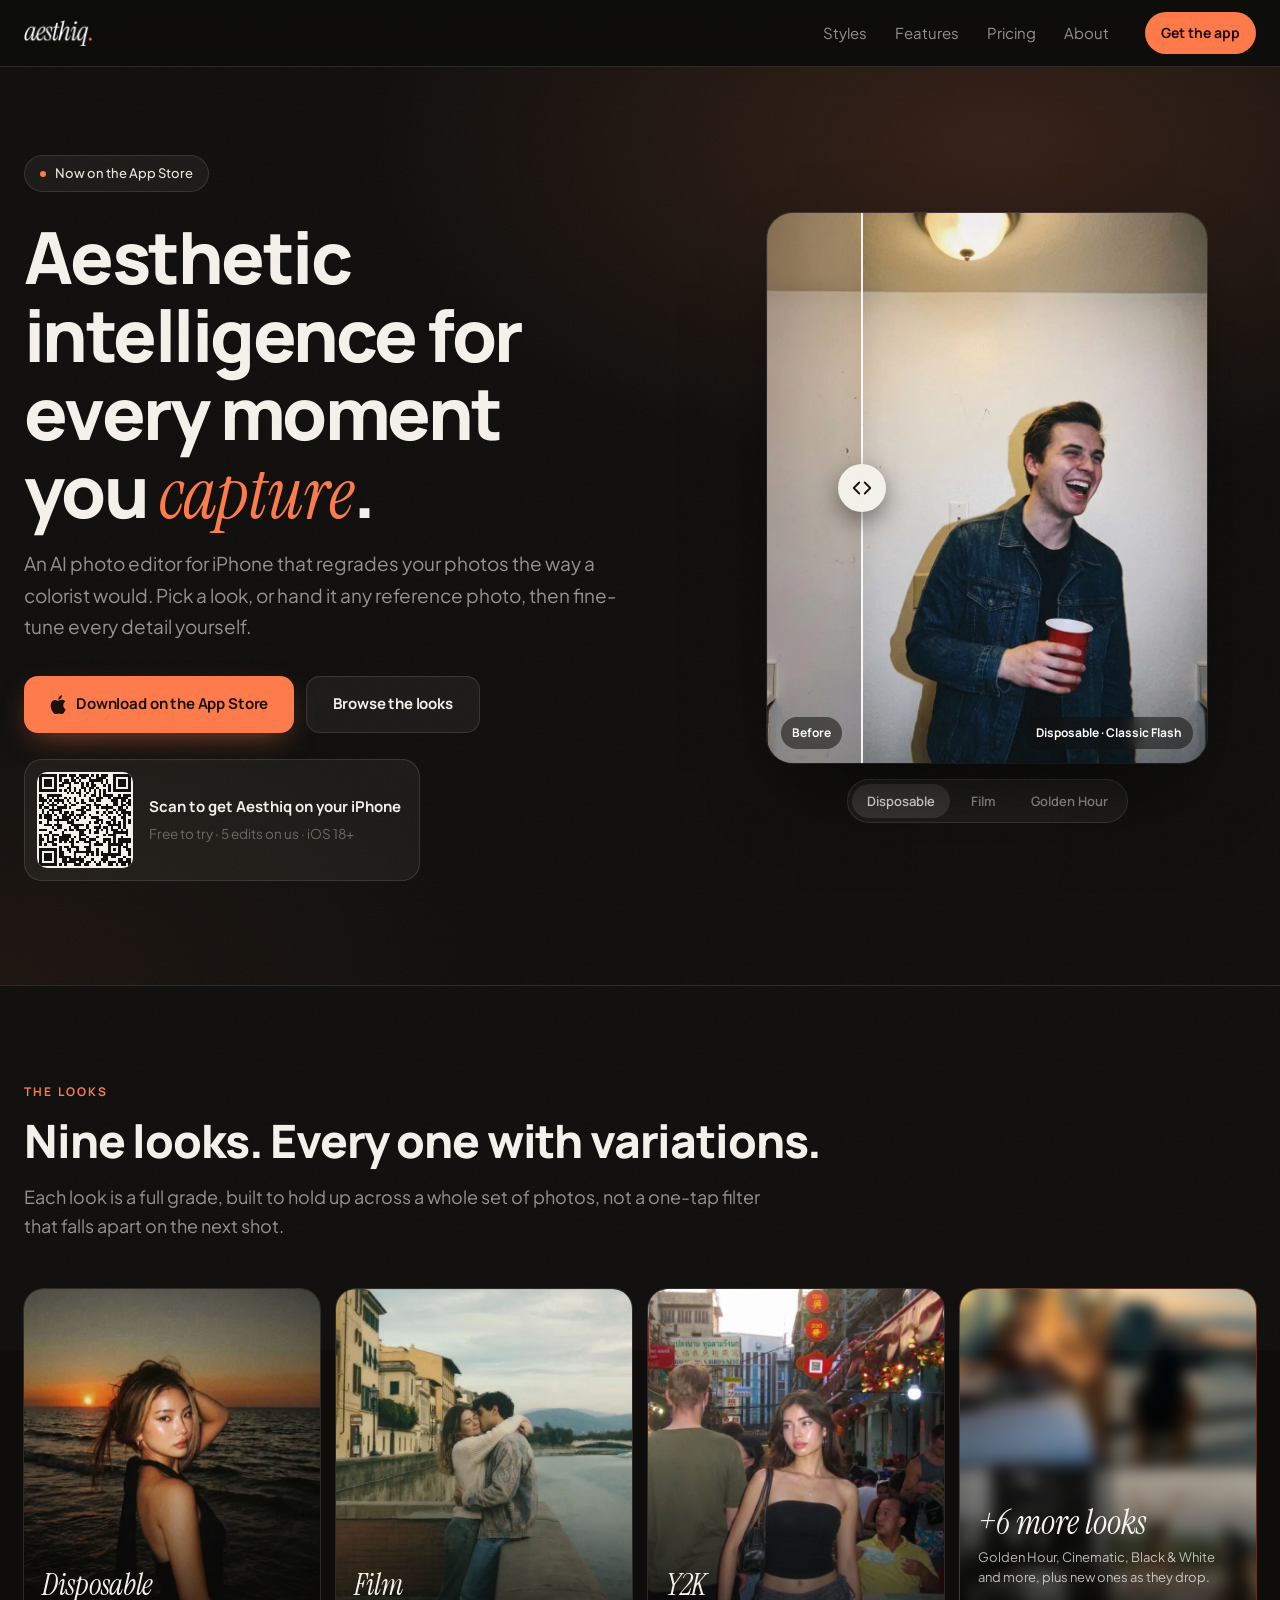
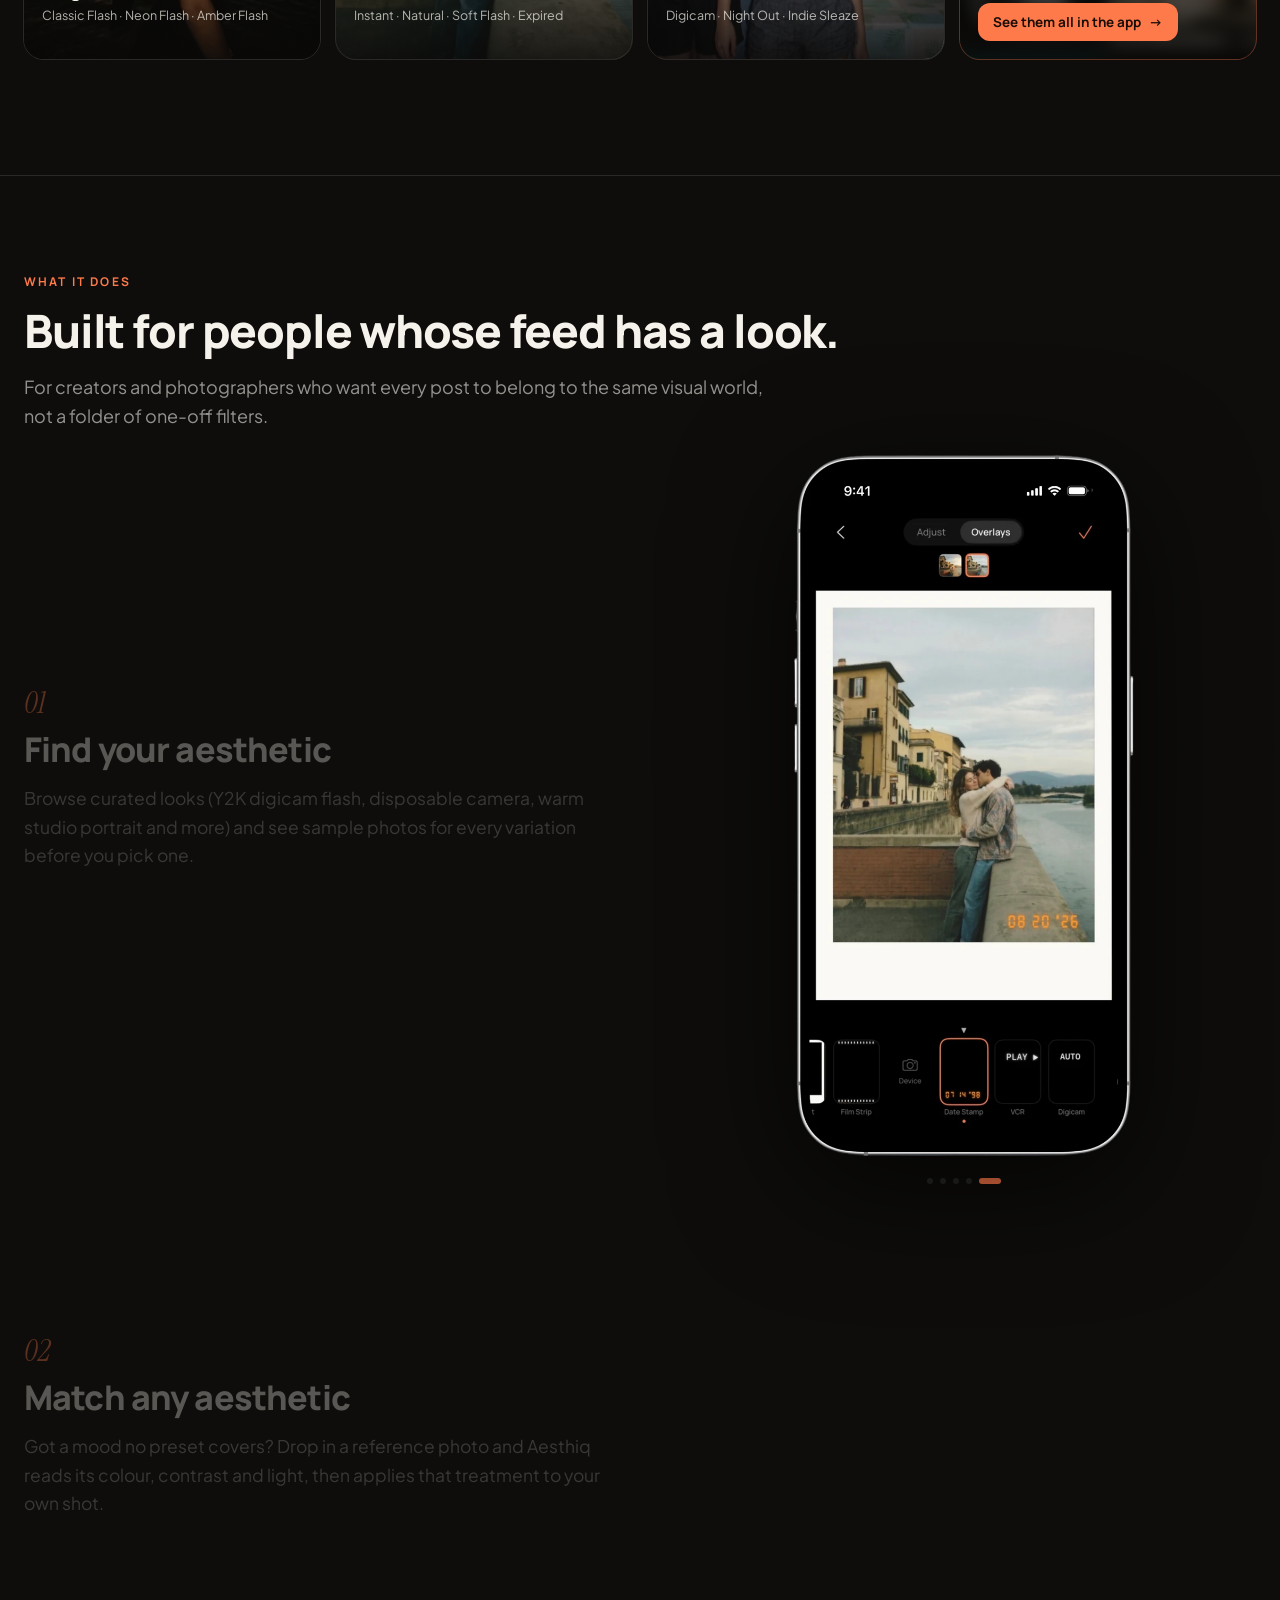
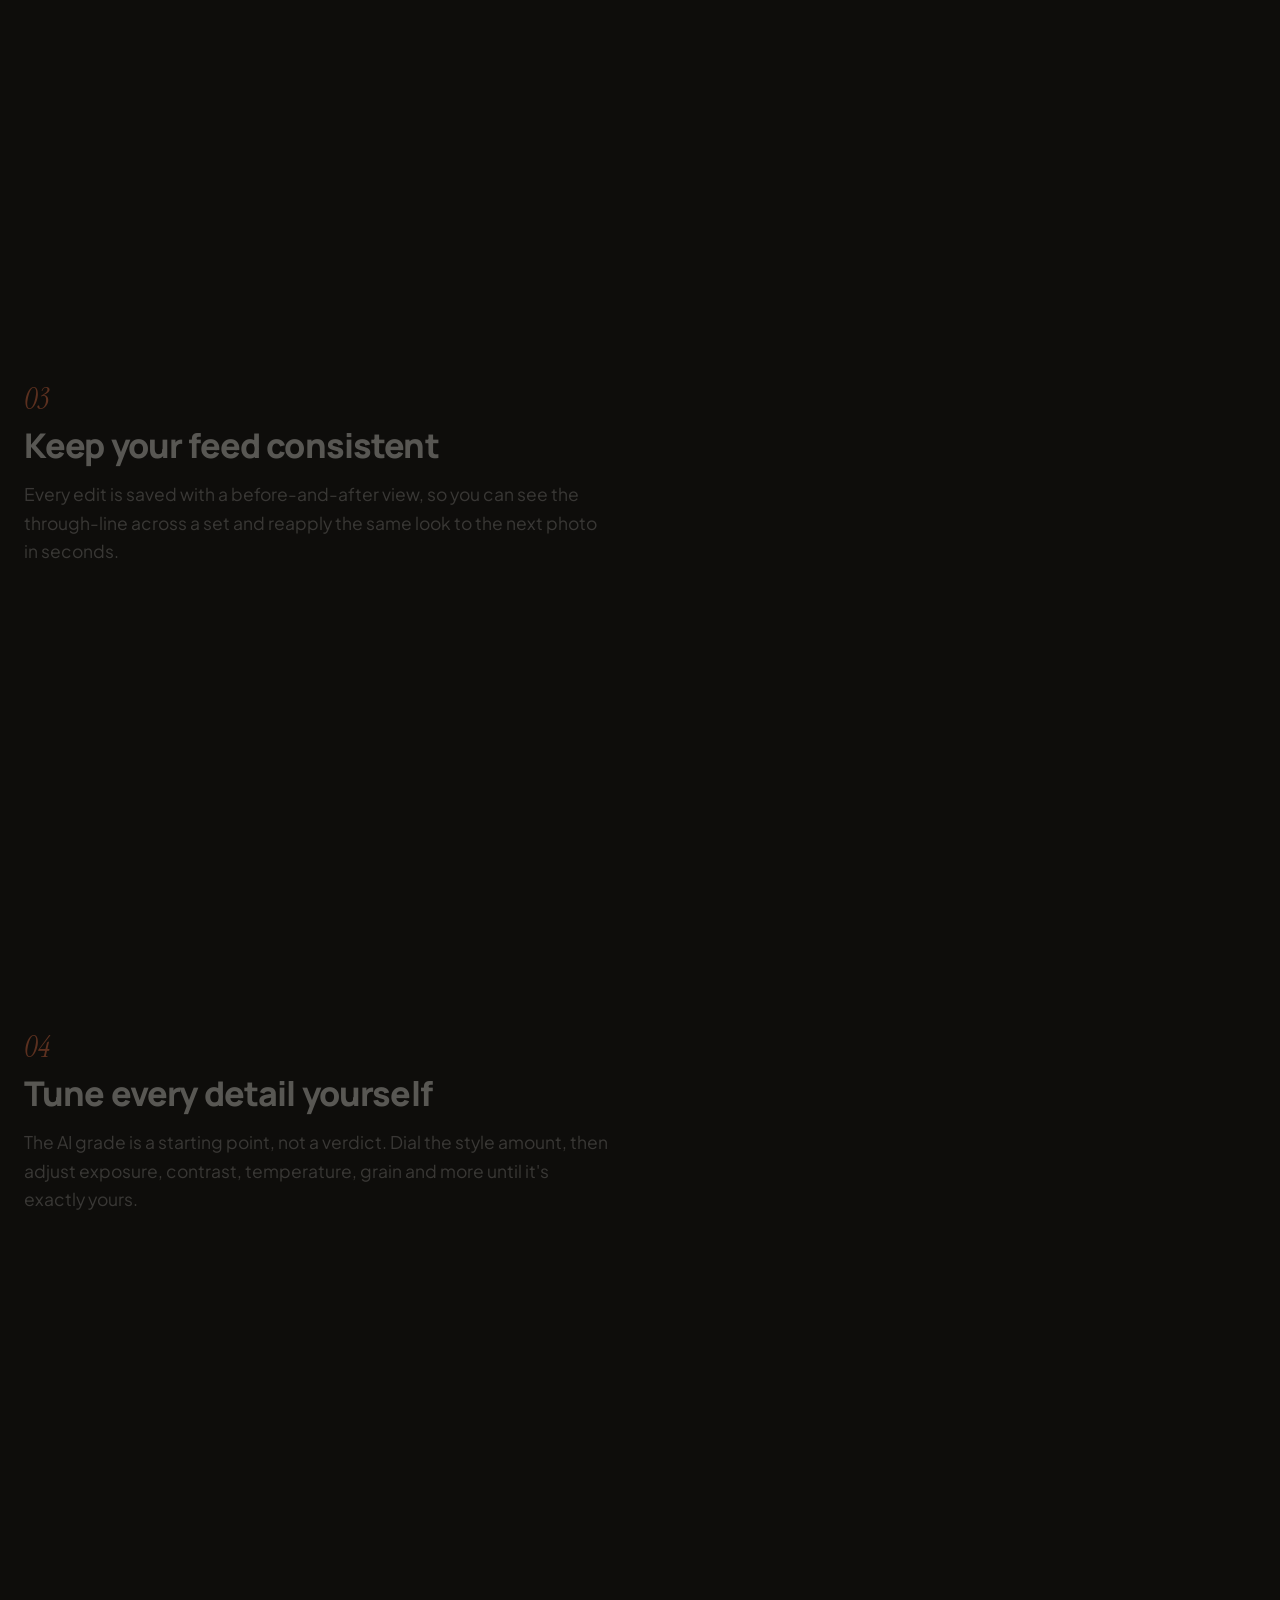
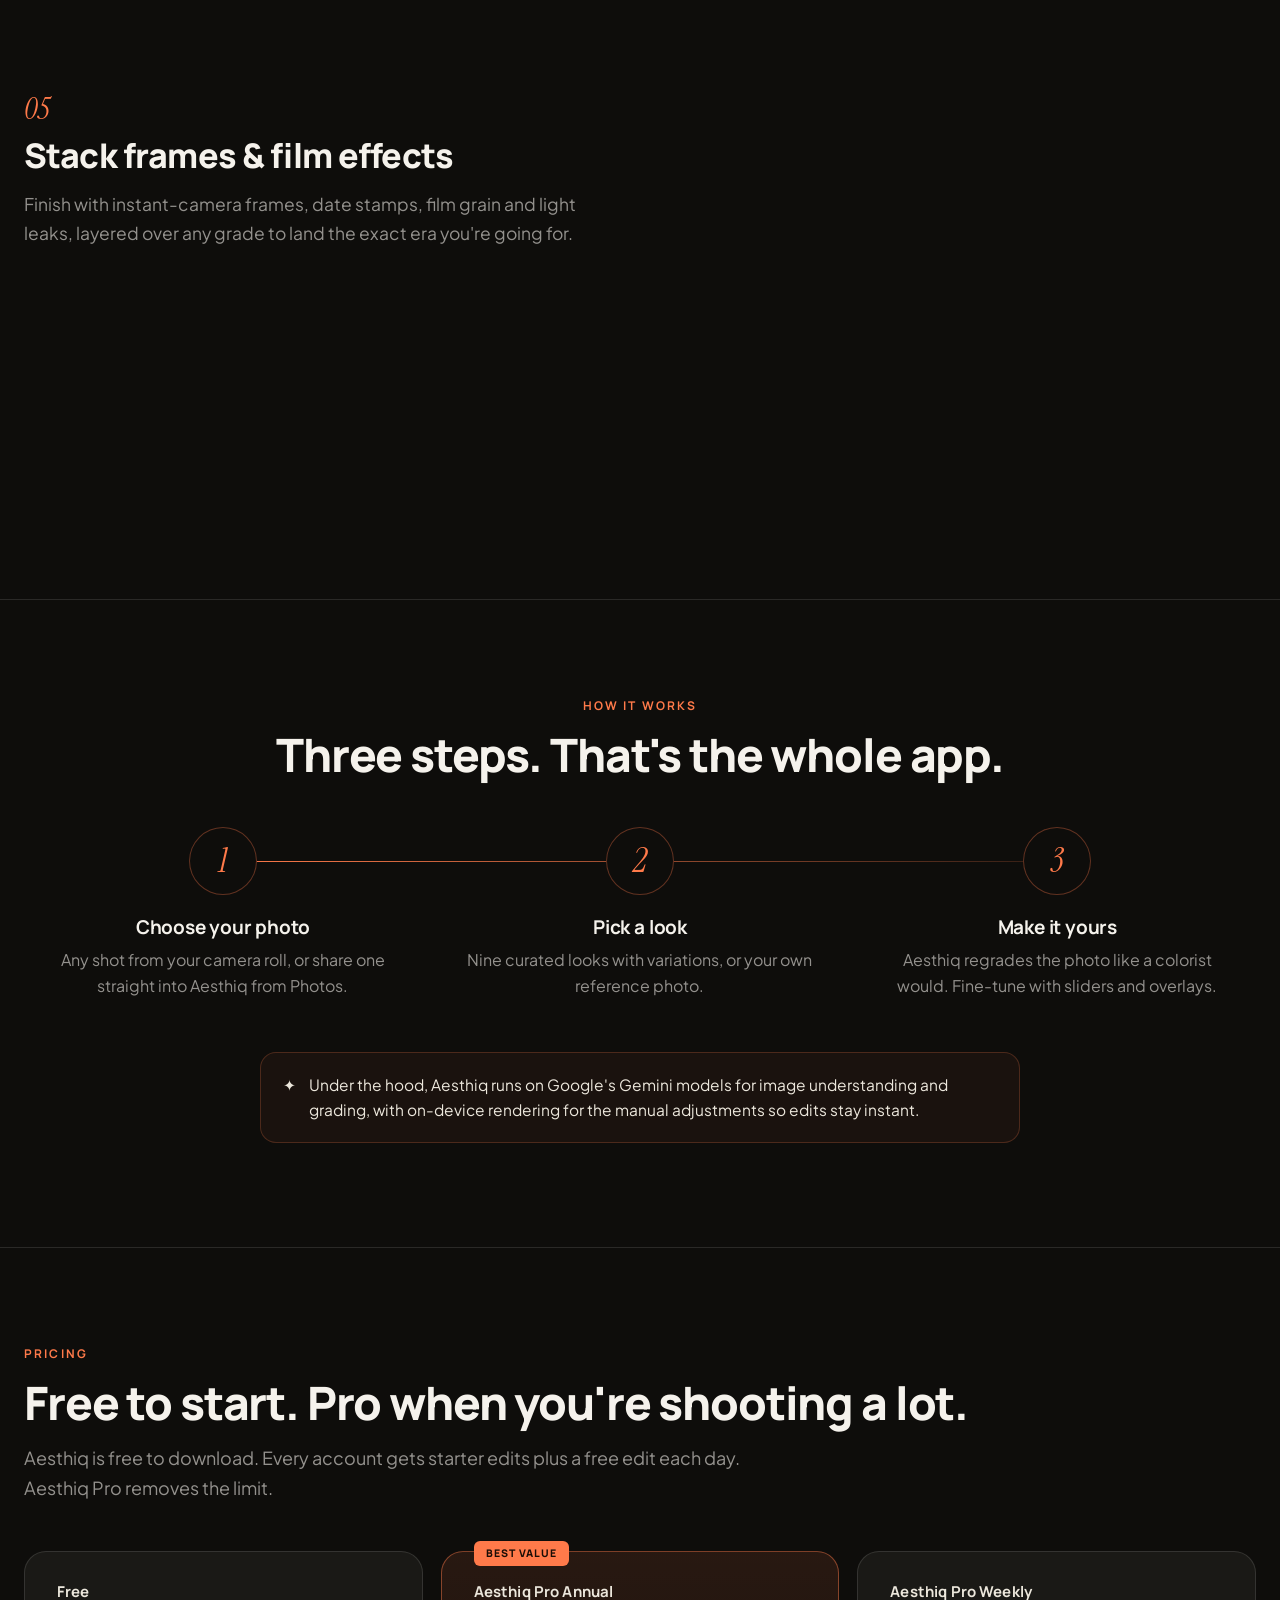
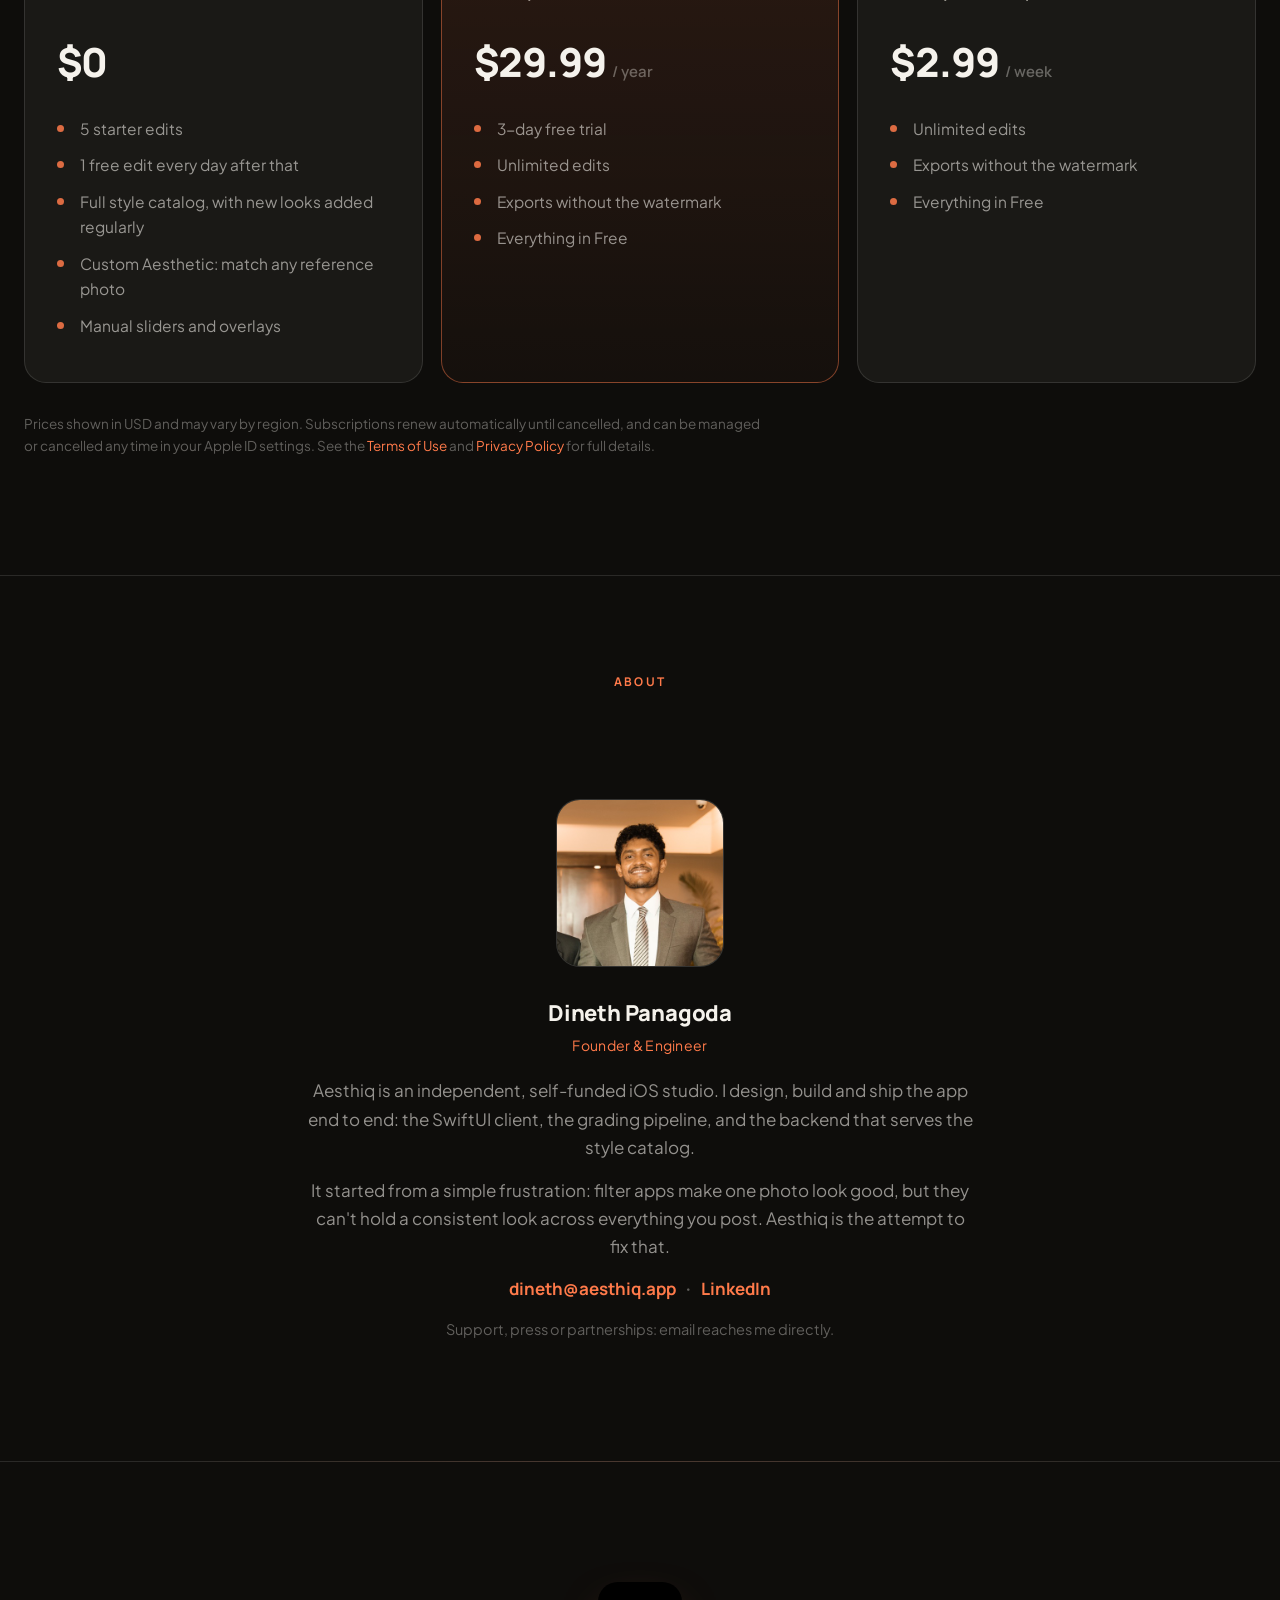
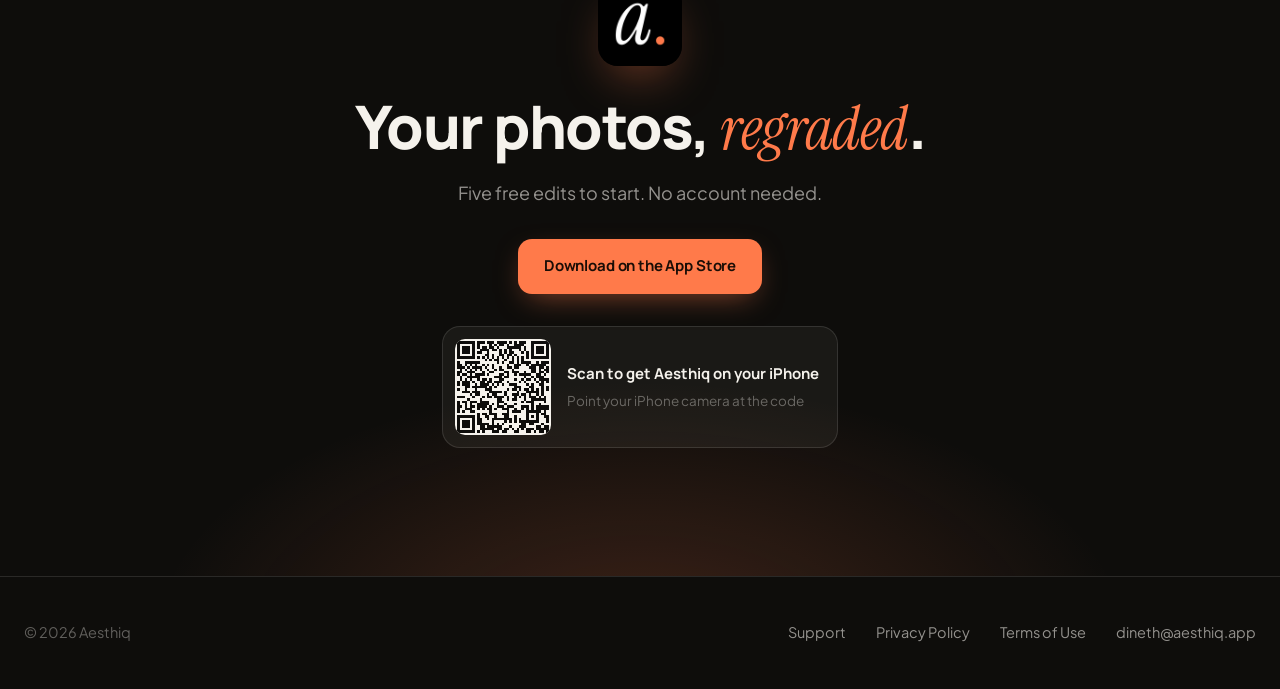
<file: index.html>
<!DOCTYPE html>
<html lang="en">
<head>
<meta charset="utf-8">
<meta name="viewport" content="width=device-width, initial-scale=1, viewport-fit=cover">
<title>Aesthiq: Aesthetic intelligence for every photo you capture</title>
<meta name="description" content="Aesthiq is an AI photo editor for iOS that regrades your photos like a colorist would. Pick a curated look or match any reference photo, then fine-tune with sliders, frames, and film effects.">
<meta name="theme-color" content="#0E0D0B">
<link rel="canonical" href="https://aesthiq.app/">
<link rel="icon" href="img/icon-180.png">
<link rel="apple-touch-icon" href="img/icon-180.png">

<meta property="og:type" content="website">
<meta property="og:url" content="https://aesthiq.app/">
<meta property="og:title" content="Aesthiq: Aesthetic intelligence for every photo you capture">
<meta property="og:description" content="An AI photo editor for iOS that regrades your photos like a colorist would. Curated looks, reference-photo matching, and manual control.">
<meta property="og:image" content="https://aesthiq.app/img/og.jpg">
<meta property="og:image:width" content="1200">
<meta property="og:image:height" content="630">
<meta name="twitter:card" content="summary_large_image">

<link rel="preconnect" href="https://fonts.googleapis.com">
<link rel="preconnect" href="https://fonts.gstatic.com" crossorigin>
<link href="https://fonts.googleapis.com/css2?family=Manrope:wght@500;600;700;800&family=Plus+Jakarta+Sans:wght@400;500;600&family=Instrument+Serif:ital@0;1&display=swap" rel="stylesheet">

<script type="application/ld+json">
{
  "@context": "https://schema.org",
  "@type": "SoftwareApplication",
  "name": "Aesthiq",
  "applicationCategory": "PhotoApplication",
  "operatingSystem": "iOS 18.0 or later",
  "url": "https://aesthiq.app/",
  "downloadUrl": "https://apps.apple.com/app/id6777310894",
  "installUrl": "https://apps.apple.com/app/id6777310894",
  "sameAs": "https://apps.apple.com/app/id6777310894",
  "description": "An AI photo editor for iOS that regrades your photos like a colorist would. Curated looks, reference-photo matching, manual sliders, frames and film effects.",
  "offers": [
    { "@type": "Offer", "price": "0", "priceCurrency": "USD", "name": "Free" },
    { "@type": "Offer", "price": "2.99", "priceCurrency": "USD", "name": "Aesthiq Pro Weekly" },
    { "@type": "Offer", "price": "29.99", "priceCurrency": "USD", "name": "Aesthiq Pro Annual" }
  ],
  "author": { "@type": "Person", "name": "Dineth Panagoda" },
  "publisher": { "@type": "Organization", "name": "Aesthiq", "url": "https://aesthiq.app/" }
}
</script>

<script>document.documentElement.classList.add("js")</script>
<link rel="stylesheet" href="style.css">
<script src="analytics.js" defer></script>
<script src="site.js" defer></script>
</head>
<body class="landing">
<a class="skip" href="#main">Skip to content</a>

<header>
  <div class="wrap nav">
    <a class="brand" href="/"><img src="img/wordmark.png" width="560" height="215" alt="Aesthiq"></a>
    <nav class="nav-links" aria-label="Sections">
      <a href="#styles">Styles</a>
      <a href="#features">Features</a>
      <a href="#pricing">Pricing</a>
      <a href="#about">About</a>
    </nav>
    <a class="nav-cta" href="https://apps.apple.com/app/apple-store/id6777310894?pt=128993140&amp;ct=web-header&amp;mt=8" data-download="header">Get the app</a>
  </div>
</header>

<main id="main">

<section class="hero">
  <div class="wrap hero-grid">
    <div class="hero-copy">
      <div class="badge" data-reveal><span class="dot"></span> Now on the App Store</div>
      <h1 data-reveal>Aesthetic intelligence for every moment you <em>capture</em>.</h1>
      <p class="lede" data-reveal>
        An AI photo editor for iPhone that regrades your photos the way a colorist would.
        Pick a look, or hand it any reference photo, then fine-tune every detail yourself.
      </p>
      <div class="cta-row" data-reveal>
        <a class="btn btn-primary" href="https://apps.apple.com/app/apple-store/id6777310894?pt=128993140&amp;ct=web-hero&amp;mt=8" data-download="hero">
          <svg aria-hidden="true" width="16" height="19" viewBox="0 0 16 19"><path fill="currentColor" d="M13.3 10.1c0-2.3 1.9-3.4 2-3.5-1.1-1.6-2.8-1.8-3.4-1.8-1.4-.1-2.8.9-3.5.9-.7 0-1.8-.8-3-.8C3.8 4.9 2.3 5.8 1.5 7.2c-1.7 2.9-.4 7.2 1.2 9.6.8 1.2 1.7 2.4 2.9 2.4 1.2 0 1.6-.8 3-.8s1.8.8 3 .8 2-1.2 2.8-2.3c.9-1.3 1.2-2.6 1.3-2.7-.1-.1-2.4-1-2.4-3.8v-.3zM11 3.3c.6-.8 1.1-1.9 1-3-.9 0-2.1.6-2.7 1.4-.6.7-1.1 1.8-1 2.9 1 .1 2.1-.5 2.7-1.3z"/></svg>
          Download on the App Store
        </a>
        <a class="btn btn-ghost" href="#styles">Browse the looks</a>
      </div>
      <p class="hero-meta" data-reveal>Free to try · 5 edits on us · iPhone, iOS 18+</p>
      <div class="qr" data-reveal>
        <img src="img/qr-app-store.svg" width="96" height="96" alt="QR code linking to Aesthiq on the App Store">
        <div>
          <p class="qr-title">Scan to get Aesthiq on your iPhone</p>
          <p class="qr-sub">Free to try · 5 edits on us · iOS 18+</p>
        </div>
      </div>
    </div>

    <figure class="compare" data-compare data-reveal>
      <div class="compare-frame">
        <img class="compare-after" src="img/compare/disposable-after.webp" width="896" height="1200"
             alt="After: the photo regraded in Aesthiq's Disposable look">
        <img class="compare-before" src="img/compare/disposable-before.webp" width="896" height="1200"
             alt="Before: the original photo straight from the camera roll">
        <div class="compare-line" aria-hidden="true"></div>
        <div class="compare-handle" role="slider" tabindex="0" aria-label="Before and after comparison"
             aria-valuemin="0" aria-valuemax="100" aria-valuenow="50">
          <svg aria-hidden="true" width="22" height="22" viewBox="0 0 24 24"><path fill="none" stroke="currentColor" stroke-width="2" stroke-linecap="round" stroke-linejoin="round" d="M9 6l-6 6 6 6M15 6l6 6-6 6"/></svg>
        </div>
        <span class="compare-tag compare-tag-before">Before</span>
        <span class="compare-tag compare-tag-after" data-compare-label>Disposable · Classic Flash</span>
      </div>
      <figcaption class="compare-tabs" role="group" aria-label="Choose a look">
        <button type="button" class="is-active" data-pair="disposable" data-label="Disposable · Classic Flash" data-pos="22">Disposable</button>
        <button type="button" data-pair="film" data-label="Film · Instant">Film</button>
        <button type="button" data-pair="golden-hour" data-label="Golden Hour · Soft Sun">Golden Hour</button>
      </figcaption>
    </figure>
  </div>
</section>

<section id="styles" class="styles">
  <div class="wrap">
    <div class="section-head">
      <div>
        <p class="eyebrow" data-reveal>The looks</p>
        <h2 data-reveal>Nine looks. Every one with variations.</h2>
        <p class="lede" data-reveal>
          Each look is a full grade, built to hold up across a whole set of photos, not a
          one-tap filter that falls apart on the next shot.
        </p>
      </div>
    </div>
  </div>

  <div class="style-row" data-style-row tabindex="0" aria-label="Aesthiq looks">
    <article class="style-card" data-reveal>
      <img loading="lazy" decoding="async" src="img/styles/disposable-default.webp" width="640" height="755" alt="Sample photo in Aesthiq's Disposable look">
      <div class="style-info"><h3>Disposable</h3><p>Classic Flash · Neon Flash · Amber Flash</p></div>
    </article>
    <article class="style-card" data-reveal>
      <img loading="lazy" decoding="async" src="img/styles/film-instant.webp" width="640" height="708" alt="Sample photo in Aesthiq's Film look">
      <div class="style-info"><h3>Film</h3><p>Instant · Natural · Soft Flash · Expired</p></div>
    </article>
    <article class="style-card" data-reveal>
      <img loading="lazy" decoding="async" src="img/styles/y2k-digicam-default.webp" width="640" height="797" alt="Sample photo in Aesthiq's Y2K look">
      <div class="style-info"><h3>Y2K</h3><p>Digicam · Night Out · Indie Sleaze</p></div>
    </article>
    <a class="style-card style-more" href="https://apps.apple.com/app/apple-store/id6777310894?pt=128993140&amp;ct=web-styles-more&amp;mt=8" data-download="styles_more" data-reveal>
      <div class="more-grid" aria-hidden="true">
        <img loading="lazy" decoding="async" src="img/styles/golden-hour-default.webp" alt="">
        <img loading="lazy" decoding="async" src="img/styles/cinematic-movie-still.webp" alt="">
        <img loading="lazy" decoding="async" src="img/styles/bw-paparazzi.webp" alt="">
        <img loading="lazy" decoding="async" src="img/styles/dream-bloom-default.webp" alt="">
        <img loading="lazy" decoding="async" src="img/styles/studio-portrait-default.webp" alt="">
        <img loading="lazy" decoding="async" src="img/styles/motion-blur-default.webp" alt="">
      </div>
      <div class="more-info">
        <span class="more-count">+6 more looks</span>
        <p>Golden Hour, Cinematic, Black &amp; White and more, plus new ones as they drop.</p>
        <span class="more-btn">See them all in the app <span aria-hidden="true">→</span></span>
      </div>
    </a>
  </div>
</section>

<section id="features" class="features">
  <div class="wrap">
    <p class="eyebrow" data-reveal>What it does</p>
    <h2 data-reveal>Built for people whose feed has&nbsp;a look.</h2>
    <p class="lede" data-reveal>
      For creators and photographers who want every post to belong to the same visual
      world, not a folder of one-off filters.
    </p>

    <div class="feat-grid">
      <div class="feat-list">
        <article class="feat" data-feat="0">
          <img class="feat-inline" loading="lazy" decoding="async" src="img/01-find-your-aesthetic.webp" width="640" height="1319" alt="Style carousel in Aesthiq with curated looks and three variation thumbnails">
          <span class="feat-n">01</span>
          <h3>Find your aesthetic</h3>
          <p>Browse curated looks (Y2K digicam flash, disposable camera, warm studio portrait
          and more) and see sample photos for every variation before you pick one.</p>
        </article>
        <article class="feat" data-feat="1">
          <img class="feat-inline" loading="lazy" decoding="async" src="img/02-match-any-aesthetic.webp" width="640" height="1319" alt="Custom Aesthetic feature in Aesthiq matching a reference photo's grade">
          <span class="feat-n">02</span>
          <h3>Match any aesthetic</h3>
          <p>Got a mood no preset covers? Drop in a reference photo and Aesthiq reads its
          colour, contrast and light, then applies that treatment to your own shot.</p>
        </article>
        <article class="feat" data-feat="2">
          <img class="feat-inline" loading="lazy" decoding="async" src="img/03-keep-your-feed-consistent.webp" width="640" height="1319" alt="Aesthiq home grid showing recent edits, each tile split before and after">
          <span class="feat-n">03</span>
          <h3>Keep your feed consistent</h3>
          <p>Every edit is saved with a before-and-after view, so you can see the through-line
          across a set and reapply the same look to the next photo in seconds.</p>
        </article>
        <article class="feat" data-feat="3">
          <img class="feat-inline" loading="lazy" decoding="async" src="img/04-tune-every-detail.webp" width="640" height="1319" alt="Aesthiq adjust panel with the style amount dial and manual sliders">
          <span class="feat-n">04</span>
          <h3>Tune every detail yourself</h3>
          <p>The AI grade is a starting point, not a verdict. Dial the style amount, then
          adjust exposure, contrast, temperature, grain and more until it's exactly yours.</p>
        </article>
        <article class="feat" data-feat="4">
          <img class="feat-inline" loading="lazy" decoding="async" src="img/05-stack-frames-film-effects.webp" width="640" height="1319" alt="Aesthiq overlay carousel with an instant frame and date stamp applied">
          <span class="feat-n">05</span>
          <h3>Stack frames &amp; film effects</h3>
          <p>Finish with instant-camera frames, date stamps, film grain and light leaks,
          layered over any grade to land the exact era you're going for.</p>
        </article>
      </div>

      <div class="feat-stage" aria-hidden="true">
        <div class="phone">
          <img class="is-active" src="img/01-find-your-aesthetic.webp" width="640" height="1319" alt="">
          <img loading="lazy" src="img/02-match-any-aesthetic.webp" width="640" height="1319" alt="">
          <img loading="lazy" src="img/03-keep-your-feed-consistent.webp" width="640" height="1319" alt="">
          <img loading="lazy" src="img/04-tune-every-detail.webp" width="640" height="1319" alt="">
          <img loading="lazy" src="img/05-stack-frames-film-effects.webp" width="640" height="1319" alt="">
        </div>
        <ol class="feat-dots"><li class="is-active"></li><li></li><li></li><li></li><li></li></ol>
      </div>
    </div>
  </div>
</section>

<section id="how" class="how">
  <div class="wrap">
    <p class="eyebrow" data-reveal>How it works</p>
    <h2 data-reveal>Three steps. That's the whole app.</h2>

    <ol class="steps" data-steps>
      <li class="step" data-reveal>
        <span class="step-n">1</span>
        <h3>Choose your photo</h3>
        <p>Any shot from your camera roll, or share one straight into Aesthiq from Photos.</p>
      </li>
      <li class="step" data-reveal>
        <span class="step-n">2</span>
        <h3>Pick a look</h3>
        <p>Nine curated looks with variations, or your own reference photo.</p>
      </li>
      <li class="step" data-reveal>
        <span class="step-n">3</span>
        <h3>Make it yours</h3>
        <p>Aesthiq regrades the photo like a colorist would. Fine-tune with sliders and overlays.</p>
      </li>
    </ol>

    <p class="note" data-reveal>
      <span aria-hidden="true">✦</span>
      <span>Under the hood, Aesthiq runs on Google's Gemini models for image understanding
      and grading, with on-device rendering for the manual adjustments so edits stay instant.</span>
    </p>
  </div>
</section>

<section id="pricing" class="pricing">
  <div class="wrap">
    <p class="eyebrow" data-reveal>Pricing</p>
    <h2 data-reveal>Free to start. Pro when you're shooting a lot.</h2>
    <p class="lede" data-reveal>
      Aesthiq is free to download. Every account gets starter edits plus a free edit each
      day. Aesthiq Pro removes the limit.
    </p>

    <div class="tiers">
      <div class="tier" data-reveal>
        <h3>Free</h3>
        <div class="price">$0</div>
        <ul>
          <li>5 starter edits</li>
          <li>1 free edit every day after that</li>
          <li>Full style catalog, with new looks added regularly</li>
          <li>Custom Aesthetic: match any reference photo</li>
          <li>Manual sliders and overlays</li>
        </ul>
      </div>
      <div class="tier hi" data-reveal>
        <span class="tier-tag">Best value</span>
        <h3>Aesthiq Pro Annual</h3>
        <div class="price">$29.99 <span>/ year</span></div>
        <ul>
          <li>3-day free trial</li>
          <li>Unlimited edits</li>
          <li>Exports without the watermark</li>
          <li>Everything in Free</li>
        </ul>
      </div>
      <div class="tier" data-reveal>
        <h3>Aesthiq Pro Weekly</h3>
        <div class="price">$2.99 <span>/ week</span></div>
        <ul>
          <li>Unlimited edits</li>
          <li>Exports without the watermark</li>
          <li>Everything in Free</li>
        </ul>
      </div>
    </div>

    <p class="fineprint">
      Prices shown in USD and may vary by region. Subscriptions renew automatically until
      cancelled, and can be managed or cancelled any time in your Apple ID settings. See the
      <a href="/terms">Terms of Use</a> and <a href="/privacy">Privacy Policy</a> for full details.
    </p>
  </div>
</section>

<section id="about" class="about">
  <div class="wrap">
    <p class="eyebrow" data-reveal>About</p>
    <h2 data-reveal>Who's building this.</h2>

    <div class="founder" data-reveal>
      <img class="avatar" loading="lazy" src="img/founder.jpg" width="400" height="400" alt="Dineth Panagoda, founder of Aesthiq">
      <div>
        <p class="name">Dineth Panagoda</p>
        <p class="role">Founder &amp; Engineer</p>
        <p>
          Aesthiq is an independent, self-funded iOS studio. I design, build and ship the
          app end to end: the SwiftUI client, the grading pipeline, and the backend that
          serves the style catalog.
        </p>
        <p>
          It started from a simple frustration: filter apps make one photo look good, but
          they can't hold a consistent look across everything you post. Aesthiq is the
          attempt to fix that.
        </p>
        <p id="contact" class="founder-links">
          <a href="mailto:dineth@aesthiq.app">dineth@aesthiq.app</a>
          <span aria-hidden="true">·</span>
          <a href="https://www.linkedin.com/in/dineth-panagoda-927667223/">LinkedIn</a>
        </p>
        <p class="founder-note">Support, press or partnerships: email reaches me directly.</p>
      </div>
    </div>
  </div>
</section>

<section class="final-cta">
  <div class="wrap final-inner" data-reveal>
    <img class="final-icon" src="img/icon-180.png" width="180" height="180" alt="">
    <h2>Your photos, <em>regraded</em>.</h2>
    <p class="lede">Five free edits to start. No account needed.</p>
    <a class="btn btn-primary" href="https://apps.apple.com/app/apple-store/id6777310894?pt=128993140&amp;ct=web-footer-cta&amp;mt=8" data-download="footer_cta">Download on the App Store</a>
    <div class="qr">
      <img src="img/qr-app-store.svg" width="96" height="96" alt="QR code linking to Aesthiq on the App Store">
      <div>
        <p class="qr-title">Scan to get Aesthiq on your iPhone</p>
        <p class="qr-sub">Point your iPhone camera at the code</p>
    </div>
    </div>
  </div>
</section>

</main>

<footer>
  <div class="wrap foot">
    <span>© 2026 Aesthiq</span>
    <span class="sep"></span>
    <a href="/support">Support</a>
    <a href="/privacy">Privacy Policy</a>
    <a href="/terms">Terms of Use</a>
    <a href="mailto:dineth@aesthiq.app">dineth@aesthiq.app</a>
  </div>
</footer>

</body>
</html>
</file>
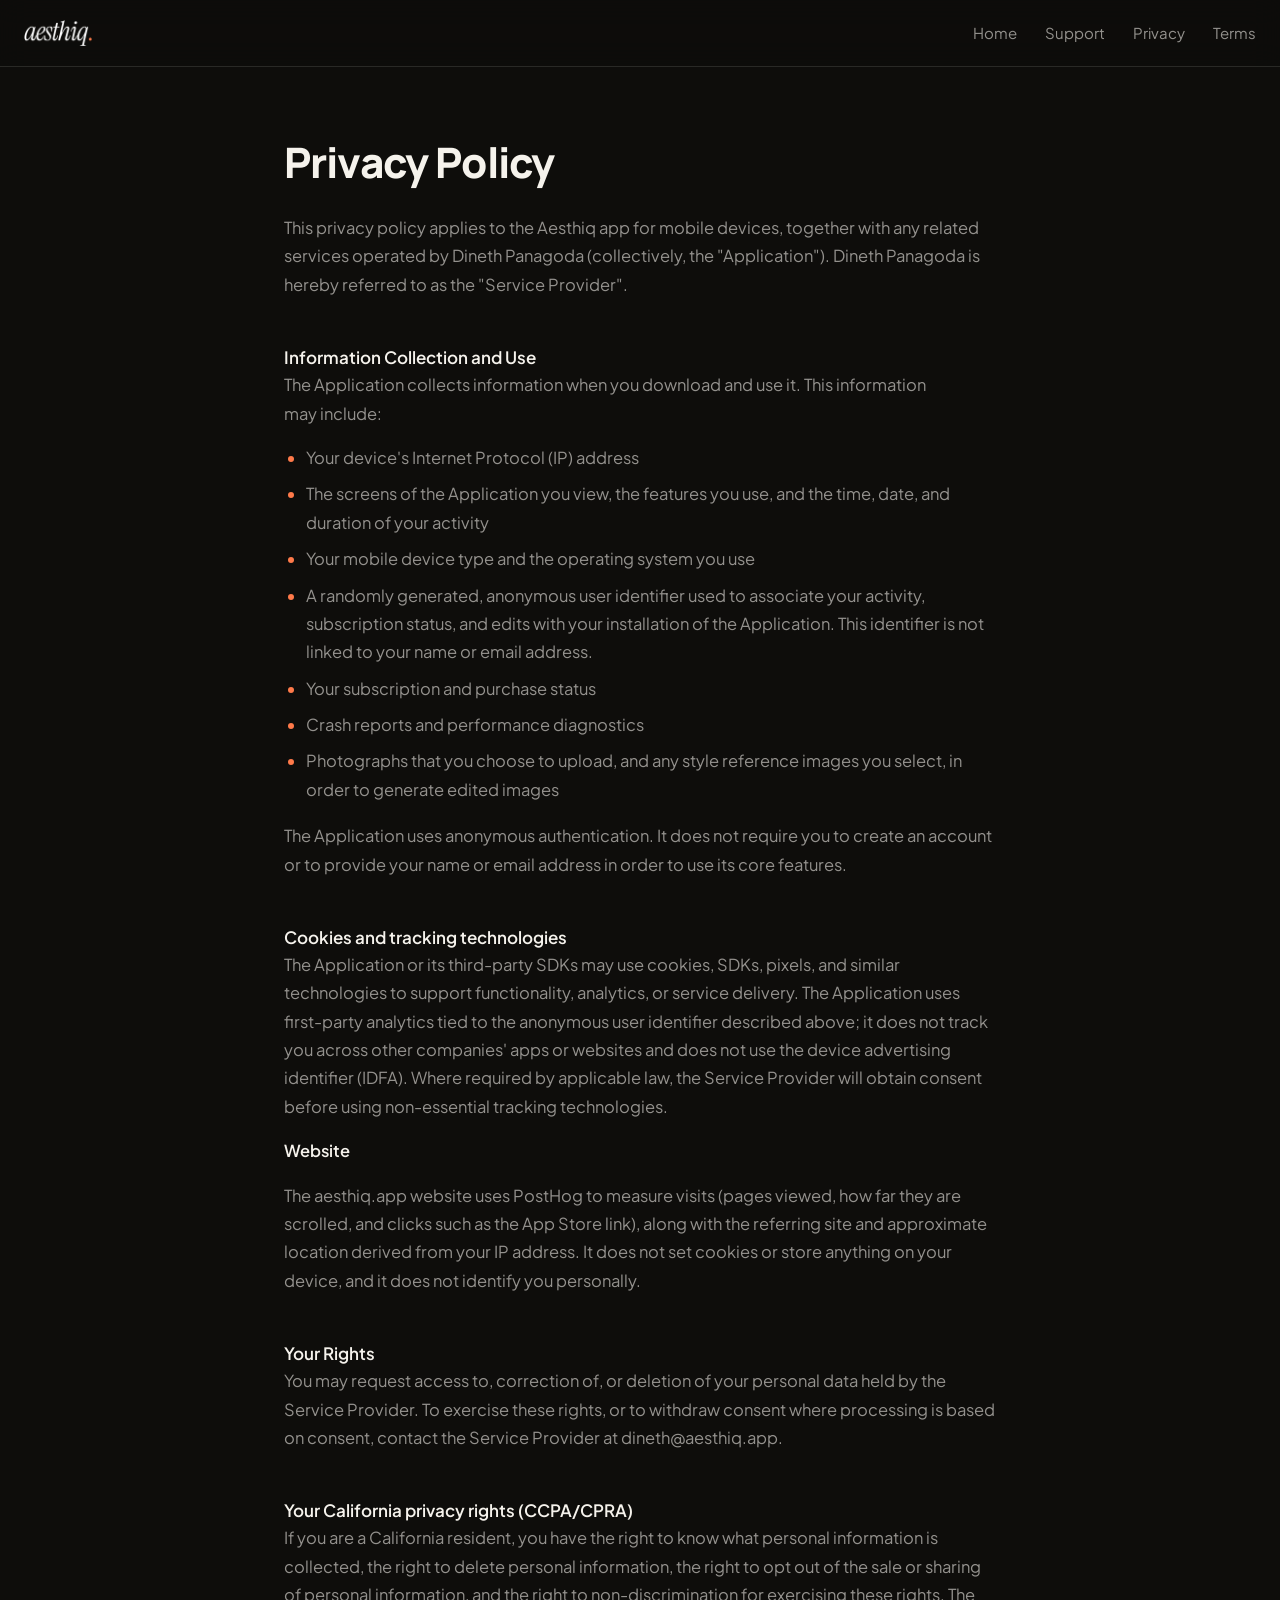
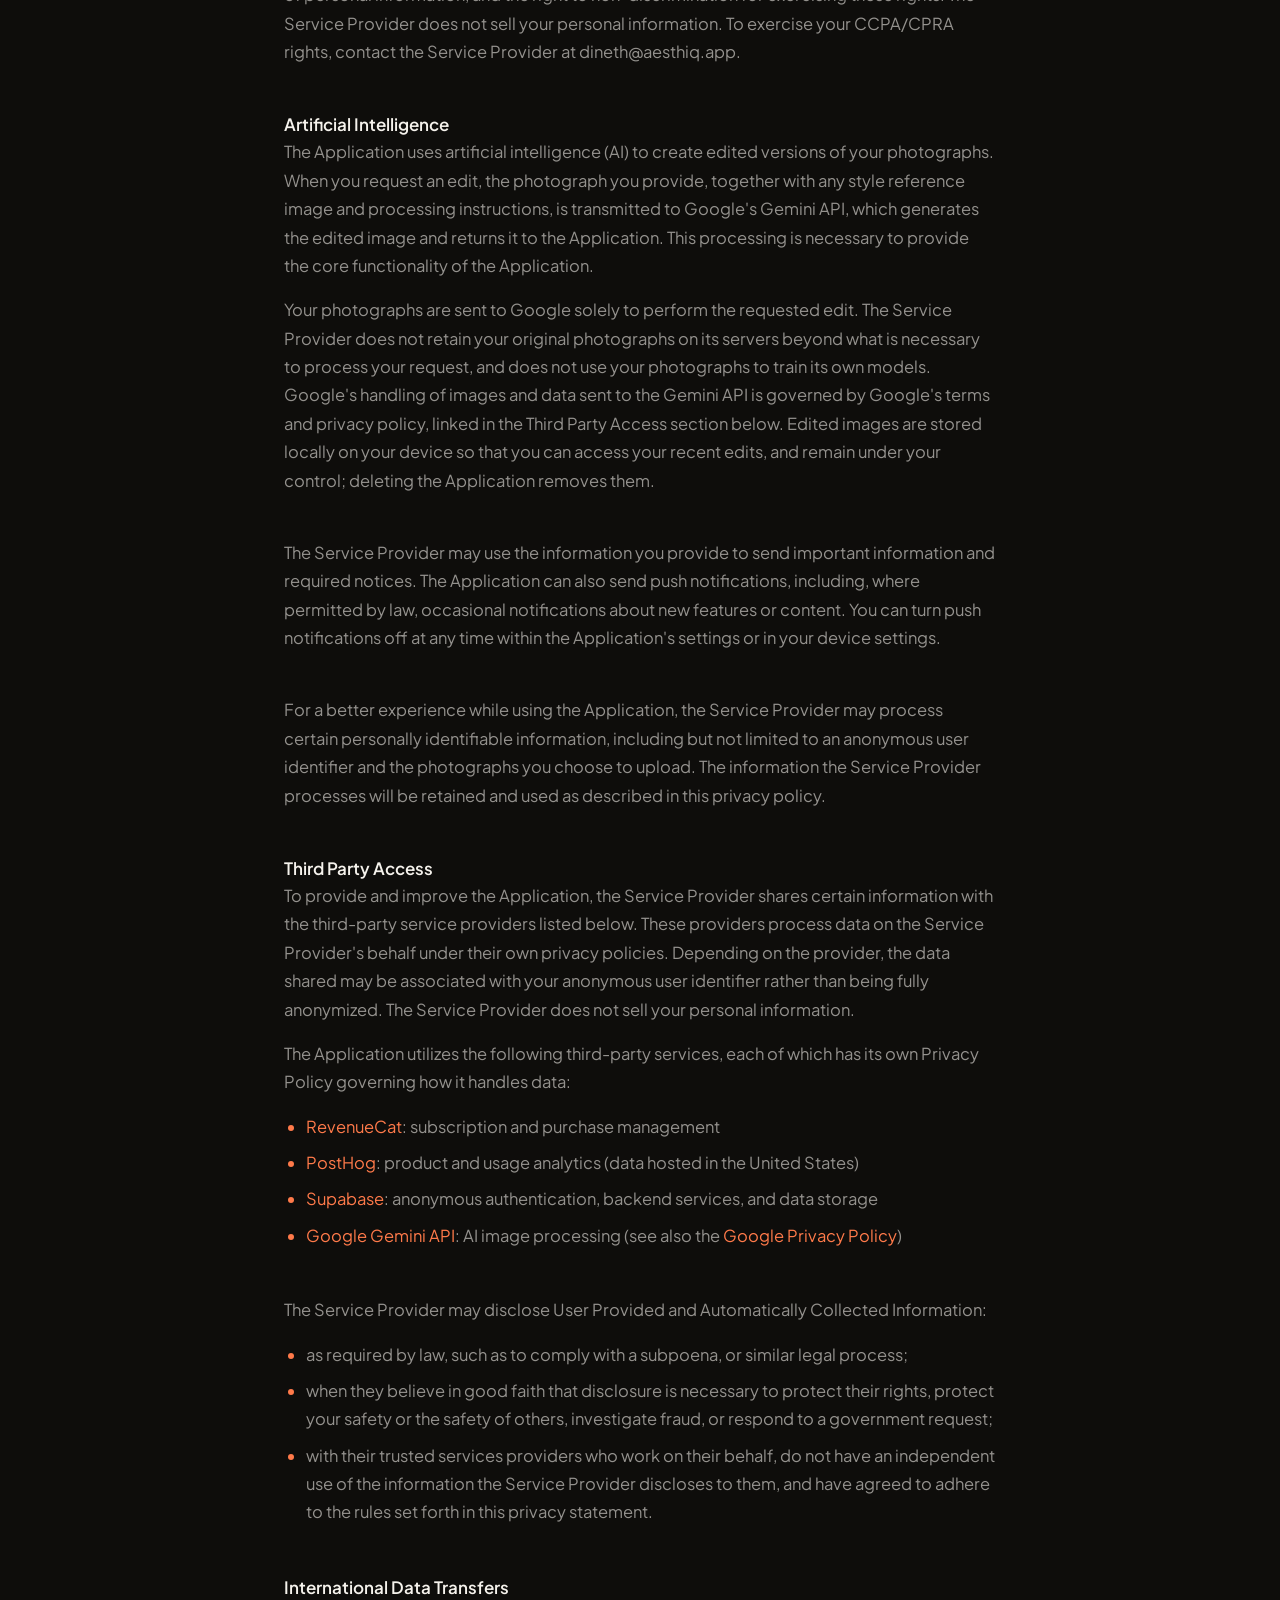
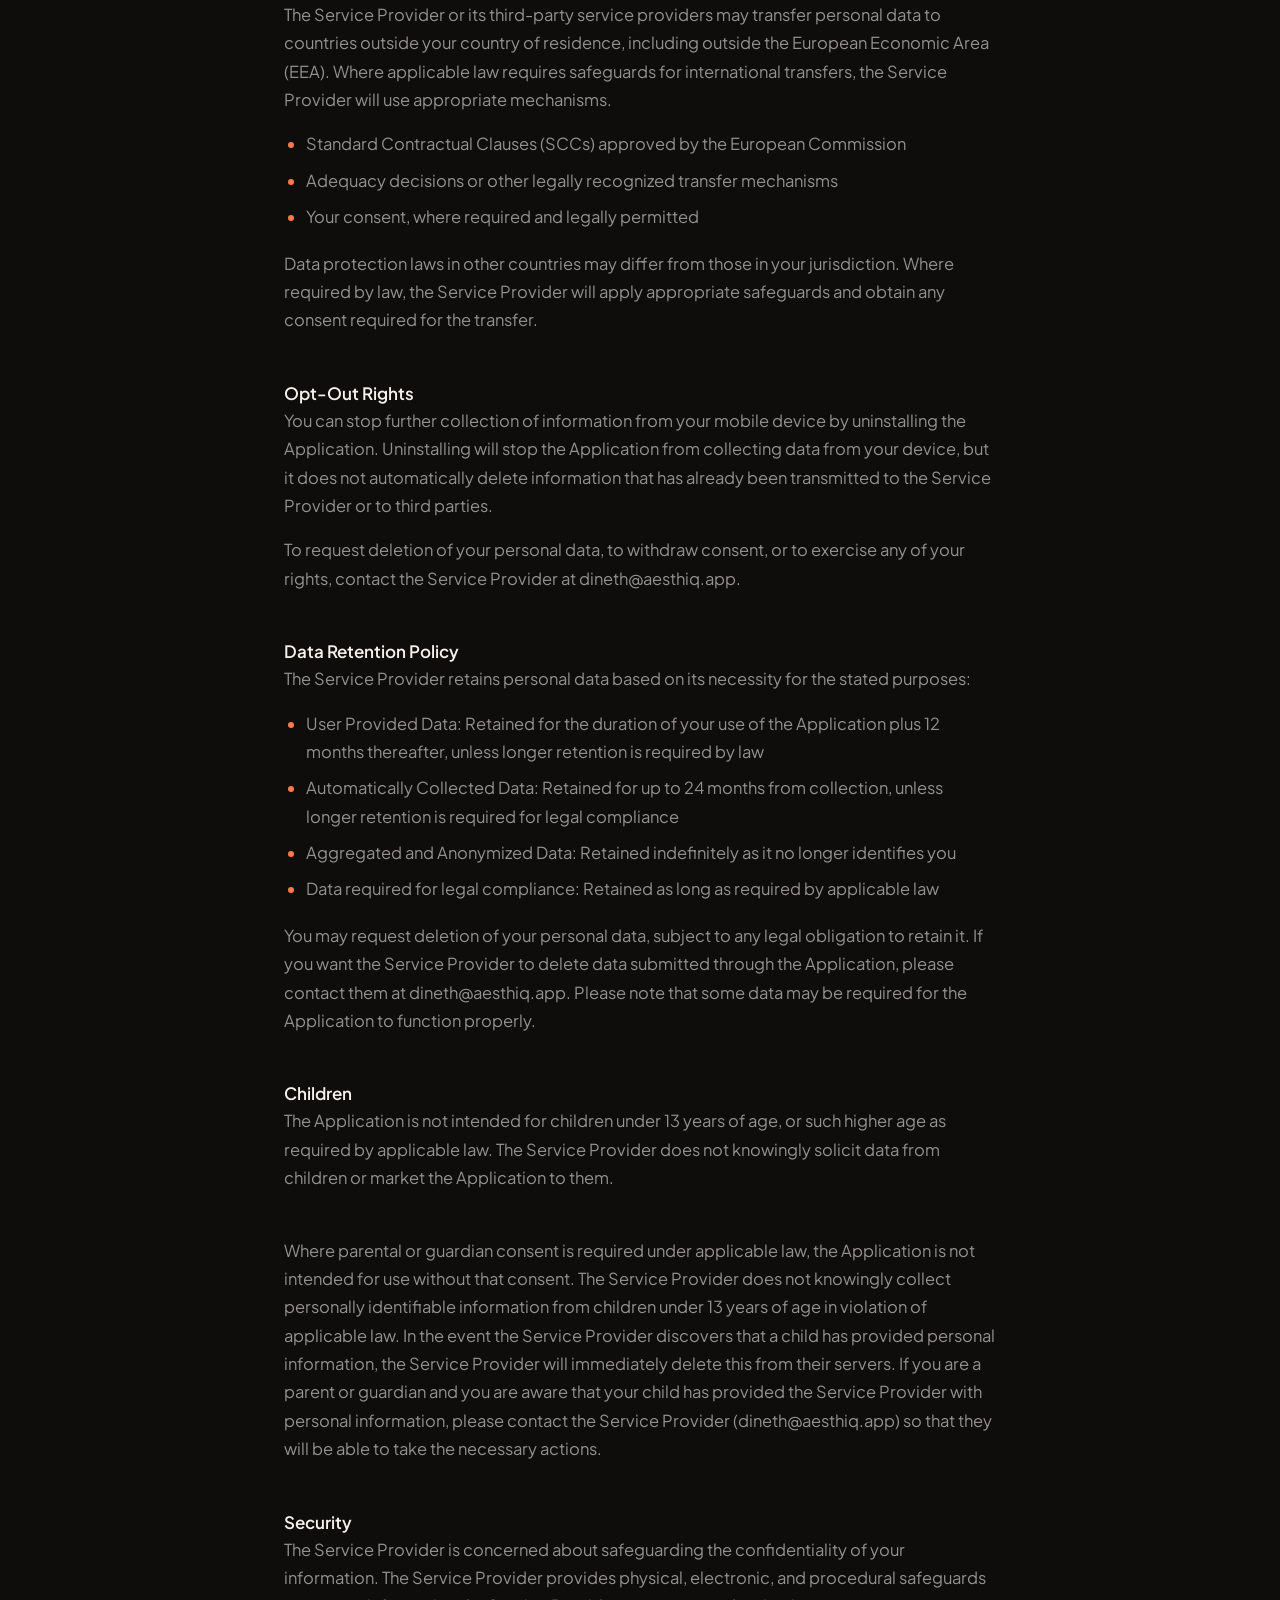
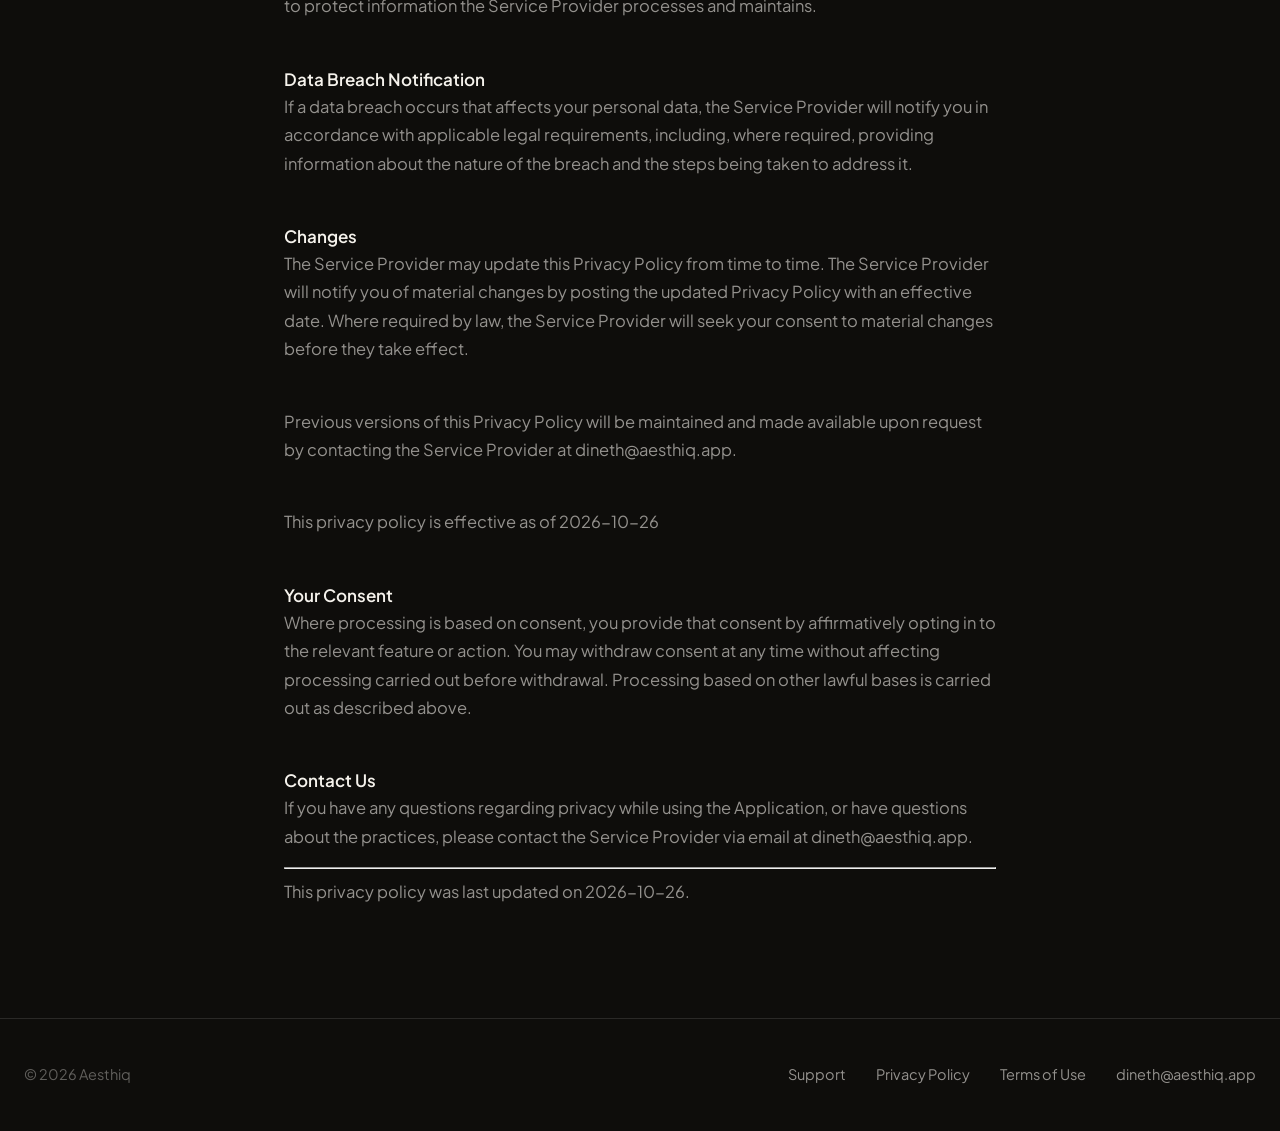
<file: privacy.html>
<!DOCTYPE html>
<html lang="en">
<head>
<meta charset="utf-8">
<meta name="viewport" content="width=device-width, initial-scale=1">
<title>Privacy Policy | Aesthiq</title>
<meta name="description" content="How Aesthiq handles your photos and data.">
<link rel="canonical" href="https://aesthiq.app/privacy">
<link rel="icon" href="img/icon-180.png">
<link rel="apple-touch-icon" href="img/icon-180.png">
<link rel="preconnect" href="https://fonts.googleapis.com">
<link rel="preconnect" href="https://fonts.gstatic.com" crossorigin>
<link href="https://fonts.googleapis.com/css2?family=Manrope:wght@500;700;800&family=Plus+Jakarta+Sans:wght@400;500;600&family=Instrument+Serif:ital@0;1&display=swap" rel="stylesheet">
<link rel="stylesheet" href="style.css">
<script src="analytics.js" defer></script>
</head>
<body>

<header>
  <div class="wrap nav">
    <a class="brand" href="/"><img src="img/wordmark.png" width="560" height="215" alt="Aesthiq"></a>
    <nav class="nav-links">
      <a href="/">Home</a>
      <a href="/support">Support</a>
      <a href="/privacy">Privacy</a>
      <a href="/terms">Terms</a>
    </nav>
  </div>
</header>

<main class="doc">
    <strong>Privacy Policy</strong><p>This privacy policy applies to the Aesthiq app for mobile devices, together with any related services operated by Dineth Panagoda (collectively, the "Application"). Dineth Panagoda is hereby referred to as the "Service Provider".</p><br><strong>Information Collection and Use</strong><p>The Application collects information when you download and use it. This information may include:</p><ul><li>Your device's Internet Protocol (IP) address</li><li>The screens of the Application you view, the features you use, and the time, date, and duration of your activity</li><li>Your mobile device type and the operating system you use</li><li>A randomly generated, anonymous user identifier used to associate your activity, subscription status, and edits with your installation of the Application. This identifier is not linked to your name or email address.</li><li>Your subscription and purchase status</li><li>Crash reports and performance diagnostics</li><li>Photographs that you choose to upload, and any style reference images you select, in order to generate edited images</li></ul><p>The Application uses anonymous authentication. It does not require you to create an account or to provide your name or email address in order to use its core features.</p><br><strong>Cookies and tracking technologies</strong><p>The Application or its third-party SDKs may use cookies, SDKs, pixels, and similar technologies to support functionality, analytics, or service delivery. The Application uses first-party analytics tied to the anonymous user identifier described above; it does not track you across other companies' apps or websites and does not use the device advertising identifier (IDFA). Where required by applicable law, the Service Provider will obtain consent before using non-essential tracking technologies.</p><p><strong>Website</strong></p><p>The aesthiq.app website uses PostHog to measure visits (pages viewed, how far they are scrolled, and clicks such as the App Store link), along with the referring site and approximate location derived from your IP address. It does not set cookies or store anything on your device, and it does not identify you personally.</p><!----><br><strong>Your Rights</strong><p>You may request access to, correction of, or deletion of your personal data held by the Service Provider. To exercise these rights, or to withdraw consent where processing is based on consent, contact the Service Provider at dineth@aesthiq.app.</p><br><strong>Your California privacy rights (CCPA/CPRA)</strong><p>If you are a California resident, you have the right to know what personal information is collected, the right to delete personal information, the right to opt out of the sale or sharing of personal information, and the right to non-discrimination for exercising these rights. The Service Provider does not sell your personal information. To exercise your CCPA/CPRA rights, contact the Service Provider at dineth@aesthiq.app.</p><div><br><strong>Artificial Intelligence</strong><p>The Application uses artificial intelligence (AI) to create edited versions of your photographs. When you request an edit, the photograph you provide, together with any style reference image and processing instructions, is transmitted to Google's Gemini API, which generates the edited image and returns it to the Application. This processing is necessary to provide the core functionality of the Application.</p><p>Your photographs are sent to Google solely to perform the requested edit. The Service Provider does not retain your original photographs on its servers beyond what is necessary to process your request, and does not use your photographs to train its own models. Google's handling of images and data sent to the Gemini API is governed by Google's terms and privacy policy, linked in the Third Party Access section below. Edited images are stored locally on your device so that you can access your recent edits, and remain under your control; deleting the Application removes them.</p><br></div><p>The Service Provider may use the information you provide to send important information and required notices. The Application can also send push notifications, including, where permitted by law, occasional notifications about new features or content. You can turn push notifications off at any time within the Application's settings or in your device settings.</p><br><p>For a better experience while using the Application, the Service Provider may process certain personally identifiable information, including but not limited to an anonymous user identifier and the photographs you choose to upload. The information the Service Provider processes will be retained and used as described in this privacy policy.</p><br><strong>Third Party Access</strong><p>To provide and improve the Application, the Service Provider shares certain information with the third-party service providers listed below. These providers process data on the Service Provider's behalf under their own privacy policies. Depending on the provider, the data shared may be associated with your anonymous user identifier rather than being fully anonymized. The Service Provider does not sell your personal information.</p><div><p>The Application utilizes the following third-party services, each of which has its own Privacy Policy governing how it handles data:</p><ul><li><a href="https://www.revenuecat.com/privacy" target="_blank" rel="noopener noreferrer">RevenueCat</a>: subscription and purchase management</li><li><a href="https://posthog.com/privacy" target="_blank" rel="noopener noreferrer">PostHog</a>: product and usage analytics (data hosted in the United States)</li><li><a href="https://supabase.com/privacy" target="_blank" rel="noopener noreferrer">Supabase</a>: anonymous authentication, backend services, and data storage</li><li><a href="https://ai.google.dev/gemini-api/terms" target="_blank" rel="noopener noreferrer">Google Gemini API</a>: AI image processing (see also the <a href="https://policies.google.com/privacy" target="_blank" rel="noopener noreferrer">Google Privacy Policy</a>)</li></ul></div><br><p>The Service Provider may disclose User Provided and Automatically Collected Information:</p><ul><li>as required by law, such as to comply with a subpoena, or similar legal process;</li><li>when they believe in good faith that disclosure is necessary to protect their rights, protect your safety or the safety of others, investigate fraud, or respond to a government request;</li><li>with their trusted services providers who work on their behalf, do not have an independent use of the information the Service Provider discloses to them, and have agreed to adhere to the rules set forth in this privacy statement.</li></ul><p></p><br><strong>International Data Transfers</strong><p>The Service Provider or its third-party service providers may transfer personal data to countries outside your country of residence, including outside the European Economic Area (EEA). Where applicable law requires safeguards for international transfers, the Service Provider will use appropriate mechanisms.</p><ul><li>Standard Contractual Clauses (SCCs) approved by the European Commission</li><li>Adequacy decisions or other legally recognized transfer mechanisms</li><li>Your consent, where required and legally permitted</li></ul><p>Data protection laws in other countries may differ from those in your jurisdiction. Where required by law, the Service Provider will apply appropriate safeguards and obtain any consent required for the transfer.</p><br><strong>Opt-Out Rights</strong><div><p>You can stop further collection of information from your mobile device by uninstalling the Application. Uninstalling will stop the Application from collecting data from your device, but it does not automatically delete information that has already been transmitted to the Service Provider or to third parties.</p></div><!----><p>To request deletion of your personal data, to withdraw consent, or to exercise any of your rights, contact the Service Provider at dineth@aesthiq.app.</p><br><strong>Data Retention Policy</strong><p>The Service Provider retains personal data based on its necessity for the stated purposes:</p><ul><li>User Provided Data: Retained for the duration of your use of the Application plus 12 months thereafter, unless longer retention is required by law</li><li>Automatically Collected Data: Retained for up to 24 months from collection, unless longer retention is required for legal compliance</li><li>Aggregated and Anonymized Data: Retained indefinitely as it no longer identifies you</li><li>Data required for legal compliance: Retained as long as required by applicable law</li></ul><p>You may request deletion of your personal data, subject to any legal obligation to retain it. If you want the Service Provider to delete data submitted through the Application, please contact them at dineth@aesthiq.app. Please note that some data may be required for the Application to function properly.</p><br><strong>Children</strong><p>The Application is not intended for children under 13 years of age, or such higher age as required by applicable law. The Service Provider does not knowingly solicit data from children or market the Application to them.</p><div><br><p>Where parental or guardian consent is required under applicable law, the Application is not intended for use without that consent. The Service Provider does not knowingly collect personally identifiable information from children under 13 years of age in violation of applicable law. In the event the Service Provider discovers that a child has provided personal information, the Service Provider will immediately delete this from their servers. If you are a parent or guardian and you are aware that your child has provided the Service Provider with personal information, please contact the Service Provider (dineth@aesthiq.app) so that they will be able to take the necessary actions.</p></div><br><strong>Security</strong><p>The Service Provider is concerned about safeguarding the confidentiality of your information. The Service Provider provides physical, electronic, and procedural safeguards to protect information the Service Provider processes and maintains.</p><br><strong>Data Breach Notification</strong><p>If a data breach occurs that affects your personal data, the Service Provider will notify you in accordance with applicable legal requirements, including, where required, providing information about the nature of the breach and the steps being taken to address it.</p><br><strong>Changes</strong><p>The Service Provider may update this Privacy Policy from time to time. The Service Provider will notify you of material changes by posting the updated Privacy Policy with an effective date. Where required by law, the Service Provider will seek your consent to material changes before they take effect.</p><br><p>Previous versions of this Privacy Policy will be maintained and made available upon request by contacting the Service Provider at dineth@aesthiq.app.</p><br><p>This privacy policy is effective as of 2026-10-26</p><br><strong>Your Consent</strong><p>Where processing is based on consent, you provide that consent by affirmatively opting in to the relevant feature or action. You may withdraw consent at any time without affecting processing carried out before withdrawal. Processing based on other lawful bases is carried out as described above.</p><br><strong>Contact Us</strong><p>If you have any questions regarding privacy while using the Application, or have questions about the practices, please contact the Service Provider via email at dineth@aesthiq.app.</p><hr><p>This privacy policy was last updated on 2026-10-26.</p>
</main>

<footer>
  <div class="wrap foot">
    <span>© 2026 Aesthiq</span>
    <span class="sep"></span>
    <a href="/support">Support</a>
    <a href="/privacy">Privacy Policy</a>
    <a href="/terms">Terms of Use</a>
    <a href="mailto:dineth@aesthiq.app">dineth@aesthiq.app</a>
  </div>
</footer>

</body>
</html>
</file>
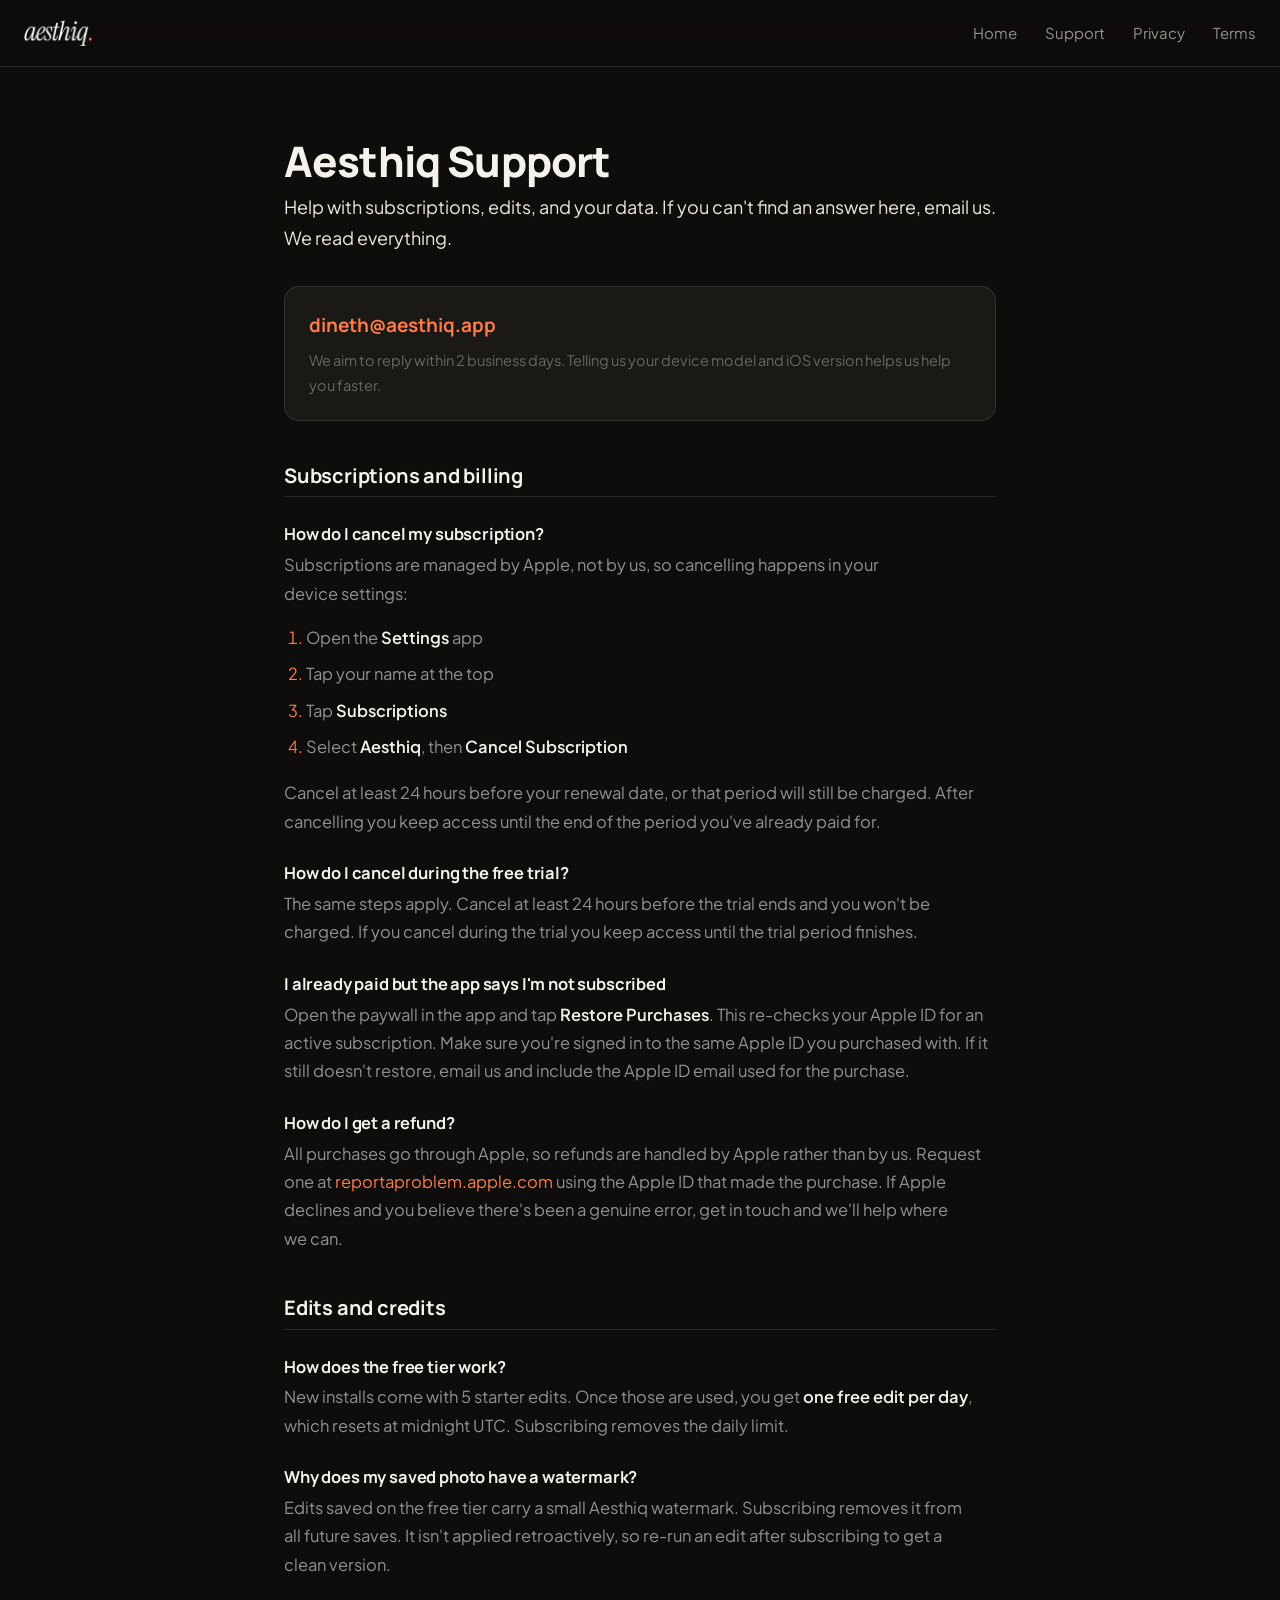
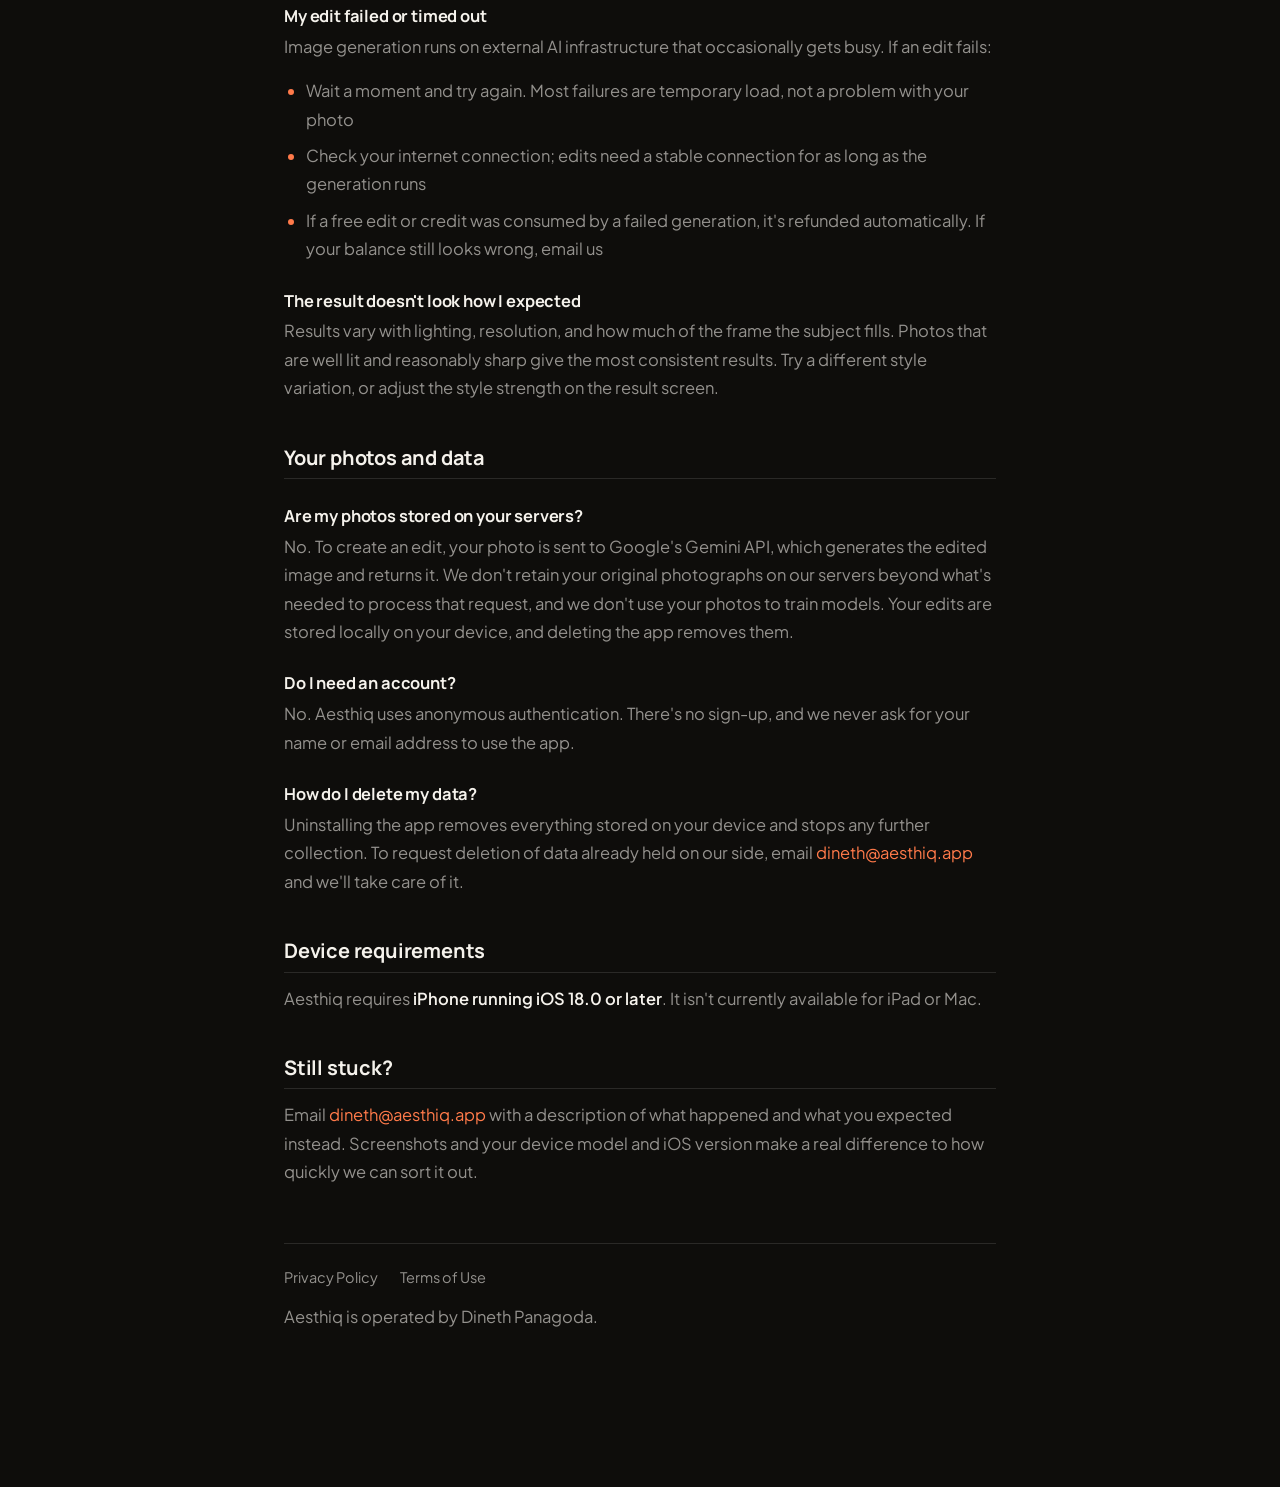
<file: support.html>
<!DOCTYPE html>
<html lang="en">
<head>
<meta charset="utf-8">
<meta name="viewport" content="width=device-width, initial-scale=1">
<title>Aesthiq Support</title>
<meta name="description" content="Help with Aesthiq subscriptions, edits, and your data.">
<link rel="canonical" href="https://aesthiq.app/support">
<link rel="icon" href="img/icon-180.png">
<link rel="apple-touch-icon" href="img/icon-180.png">
<link rel="preconnect" href="https://fonts.googleapis.com">
<link rel="preconnect" href="https://fonts.gstatic.com" crossorigin>
<link href="https://fonts.googleapis.com/css2?family=Manrope:wght@500;700;800&family=Plus+Jakarta+Sans:wght@400;500;600&family=Instrument+Serif:ital@0;1&display=swap" rel="stylesheet">
<link rel="stylesheet" href="style.css">
<script src="analytics.js" defer></script>
</head>
<body>

<header>
  <div class="wrap nav">
    <a class="brand" href="/"><img src="img/wordmark.png" width="560" height="215" alt="Aesthiq"></a>
    <nav class="nav-links">
      <a href="/">Home</a>
      <a href="/support">Support</a>
      <a href="/privacy">Privacy</a>
      <a href="/terms">Terms</a>
    </nav>
  </div>
</header>

<main class="doc">
  <h1>Aesthiq Support</h1>
  <p class="lede">Help with subscriptions, edits, and your data. If you can't find an answer here, email us. We read everything.</p>

  <div class="contact">
    <p class="email"><a href="mailto:dineth@aesthiq.app">dineth@aesthiq.app</a></p>
    <p class="muted">We aim to reply within 2 business days. Telling us your device model and iOS version helps us help you faster.</p>
  </div>

  <h2>Subscriptions and billing</h2>

  <h3>How do I cancel my subscription?</h3>
  <p>Subscriptions are managed by Apple, not by us, so cancelling happens in your device settings:</p>
  <ol>
    <li>Open the <strong>Settings</strong> app</li>
    <li>Tap your name at the top</li>
    <li>Tap <strong>Subscriptions</strong></li>
    <li>Select <strong>Aesthiq</strong>, then <strong>Cancel Subscription</strong></li>
  </ol>
  <p>Cancel at least 24 hours before your renewal date, or that period will still be charged. After cancelling you keep access until the end of the period you've already paid for.</p>

  <h3>How do I cancel during the free trial?</h3>
  <p>The same steps apply. Cancel at least 24 hours before the trial ends and you won't be charged. If you cancel during the trial you keep access until the trial period finishes.</p>

  <h3>I already paid but the app says I'm not subscribed</h3>
  <p>Open the paywall in the app and tap <strong>Restore Purchases</strong>. This re-checks your Apple ID for an active subscription. Make sure you're signed in to the same Apple ID you purchased with. If it still doesn't restore, email us and include the Apple ID email used for the purchase.</p>

  <h3>How do I get a refund?</h3>
  <p>All purchases go through Apple, so refunds are handled by Apple rather than by us. Request one at <a href="https://reportaproblem.apple.com" target="_blank" rel="noopener noreferrer">reportaproblem.apple.com</a> using the Apple ID that made the purchase. If Apple declines and you believe there's been a genuine error, get in touch and we'll help where we can.</p>

  <h2>Edits and credits</h2>

  <h3>How does the free tier work?</h3>
  <p>New installs come with 5 starter edits. Once those are used, you get <strong>one free edit per day</strong>, which resets at midnight UTC. Subscribing removes the daily limit.</p>

  <h3>Why does my saved photo have a watermark?</h3>
  <p>Edits saved on the free tier carry a small Aesthiq watermark. Subscribing removes it from all future saves. It isn't applied retroactively, so re-run an edit after subscribing to get a clean version.</p>

  <h3>My edit failed or timed out</h3>
  <p>Image generation runs on external AI infrastructure that occasionally gets busy. If an edit fails:</p>
  <ul>
    <li>Wait a moment and try again. Most failures are temporary load, not a problem with your photo</li>
    <li>Check your internet connection; edits need a stable connection for as long as the generation runs</li>
    <li>If a free edit or credit was consumed by a failed generation, it's refunded automatically. If your balance still looks wrong, email us</li>
  </ul>

  <h3>The result doesn't look how I expected</h3>
  <p>Results vary with lighting, resolution, and how much of the frame the subject fills. Photos that are well lit and reasonably sharp give the most consistent results. Try a different style variation, or adjust the style strength on the result screen.</p>

  <h2>Your photos and data</h2>

  <h3>Are my photos stored on your servers?</h3>
  <p>No. To create an edit, your photo is sent to Google's Gemini API, which generates the edited image and returns it. We don't retain your original photographs on our servers beyond what's needed to process that request, and we don't use your photos to train models. Your edits are stored locally on your device, and deleting the app removes them.</p>

  <h3>Do I need an account?</h3>
  <p>No. Aesthiq uses anonymous authentication. There's no sign-up, and we never ask for your name or email address to use the app.</p>

  <h3>How do I delete my data?</h3>
  <p>Uninstalling the app removes everything stored on your device and stops any further collection. To request deletion of data already held on our side, email <a href="mailto:dineth@aesthiq.app">dineth@aesthiq.app</a> and we'll take care of it.</p>

  <h2>Device requirements</h2>
  <p>Aesthiq requires <strong>iPhone running iOS 18.0 or later</strong>. It isn't currently available for iPad or Mac.</p>

  <h2>Still stuck?</h2>
  <p>Email <a href="mailto:dineth@aesthiq.app">dineth@aesthiq.app</a> with a description of what happened and what you expected instead. Screenshots and your device model and iOS version make a real difference to how quickly we can sort it out.</p>

  <footer>
    <a href="/privacy">Privacy Policy</a>
    <a href="/terms">Terms of Use</a>
    <p style="margin-top:.8em">Aesthiq is operated by Dineth Panagoda.</p>
  </footer>
</main>

</body>
</html>
</file>
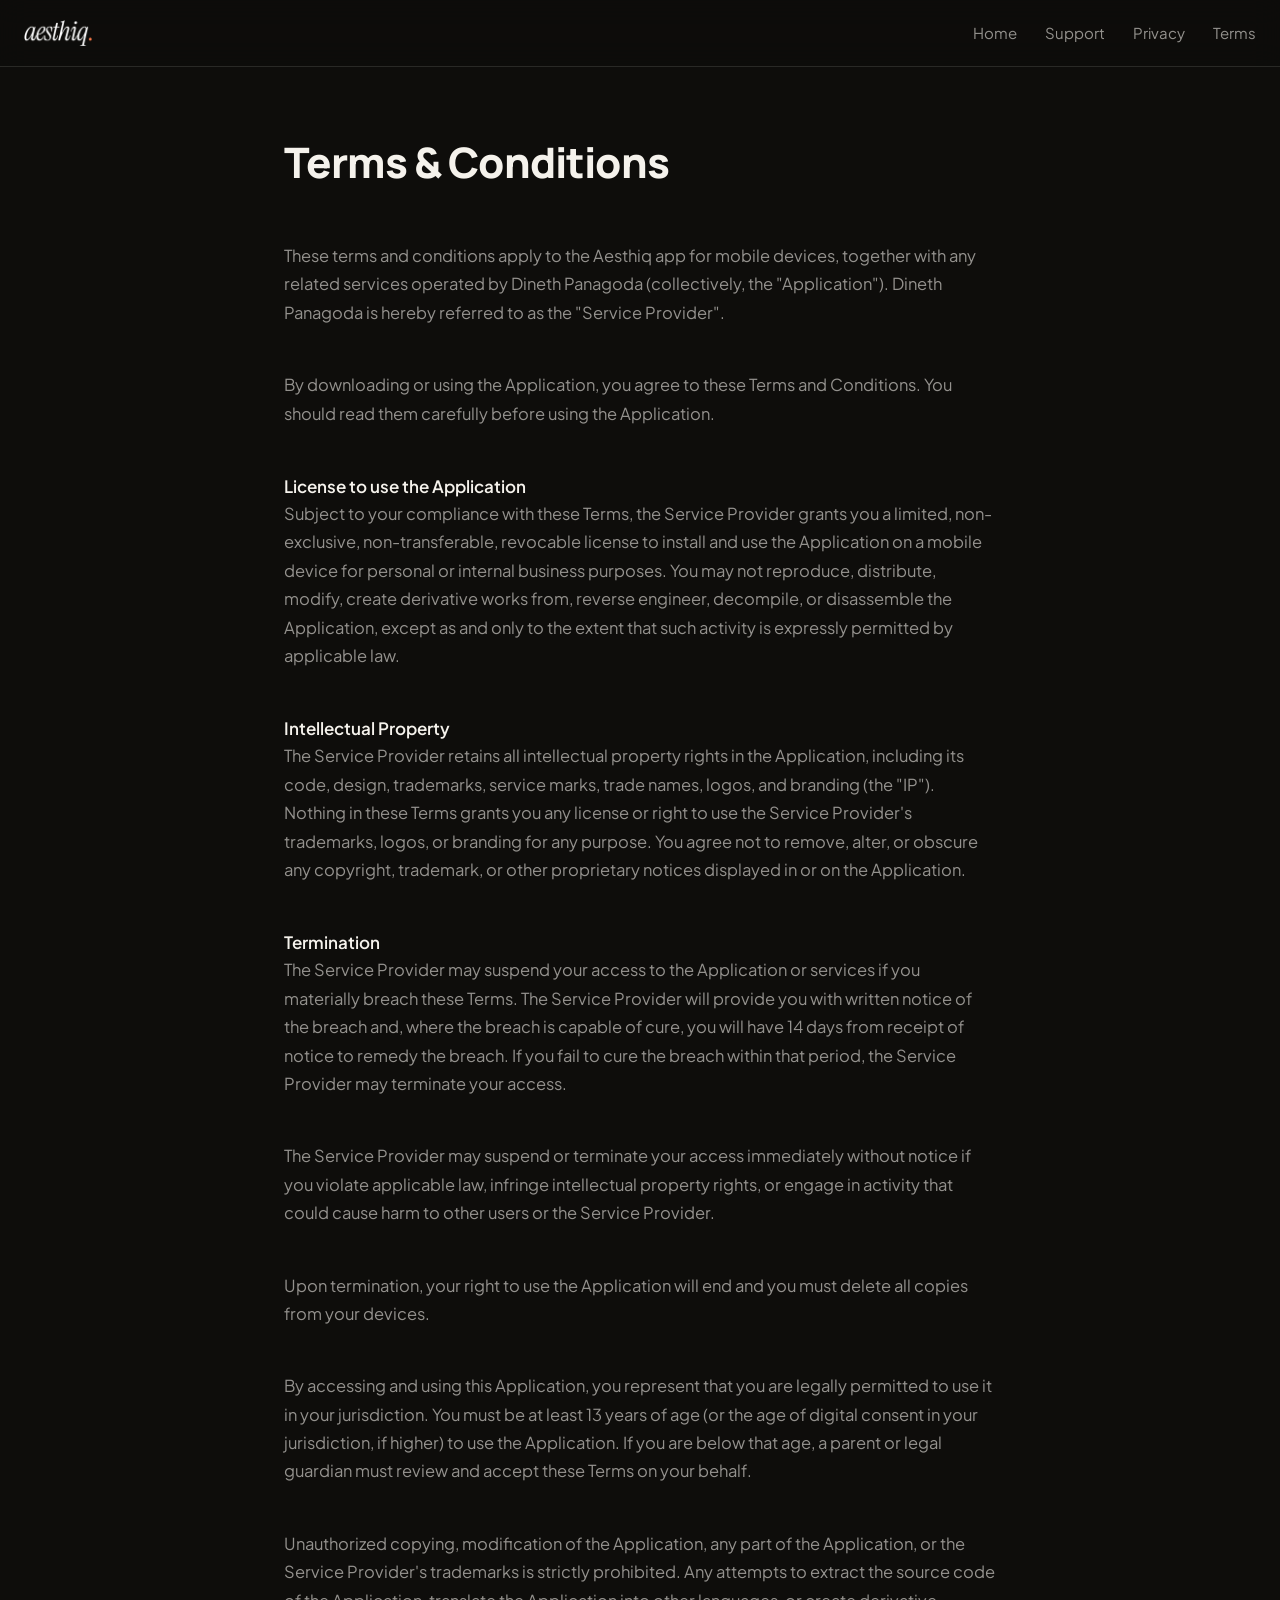
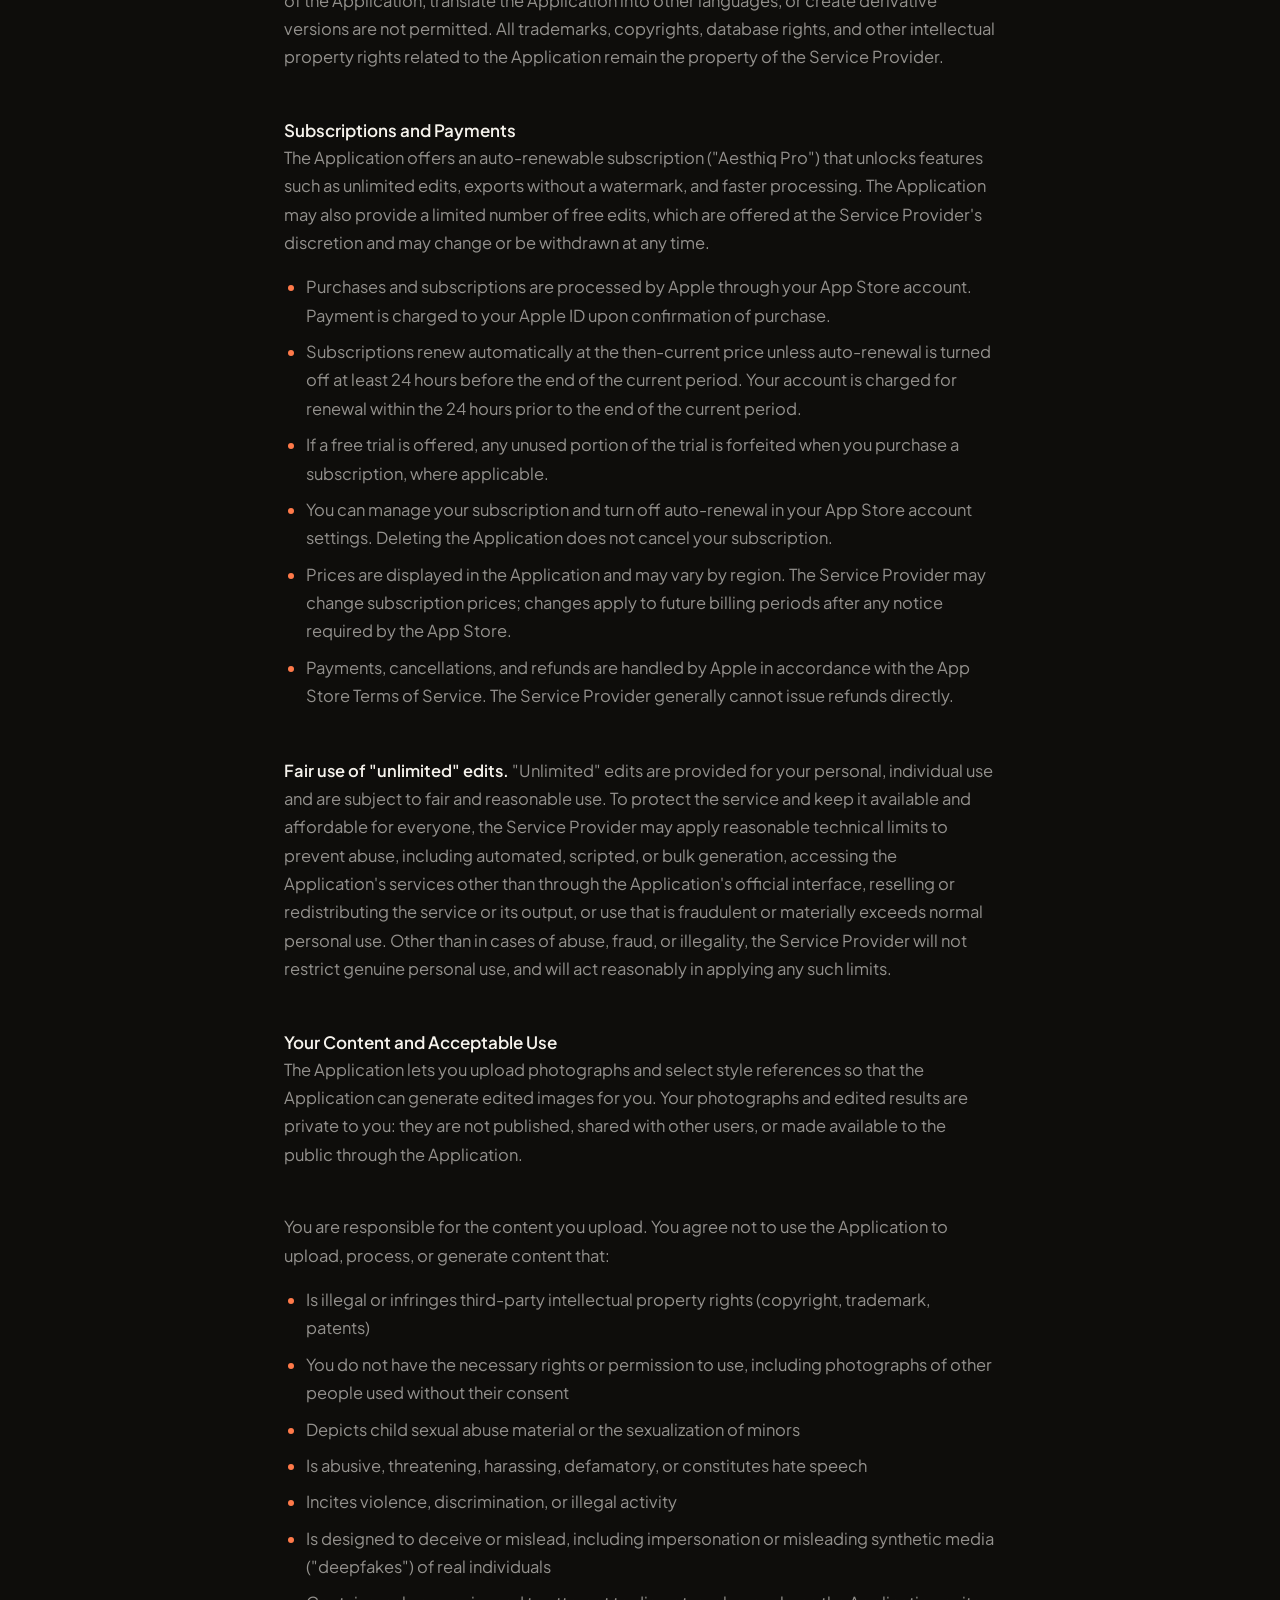
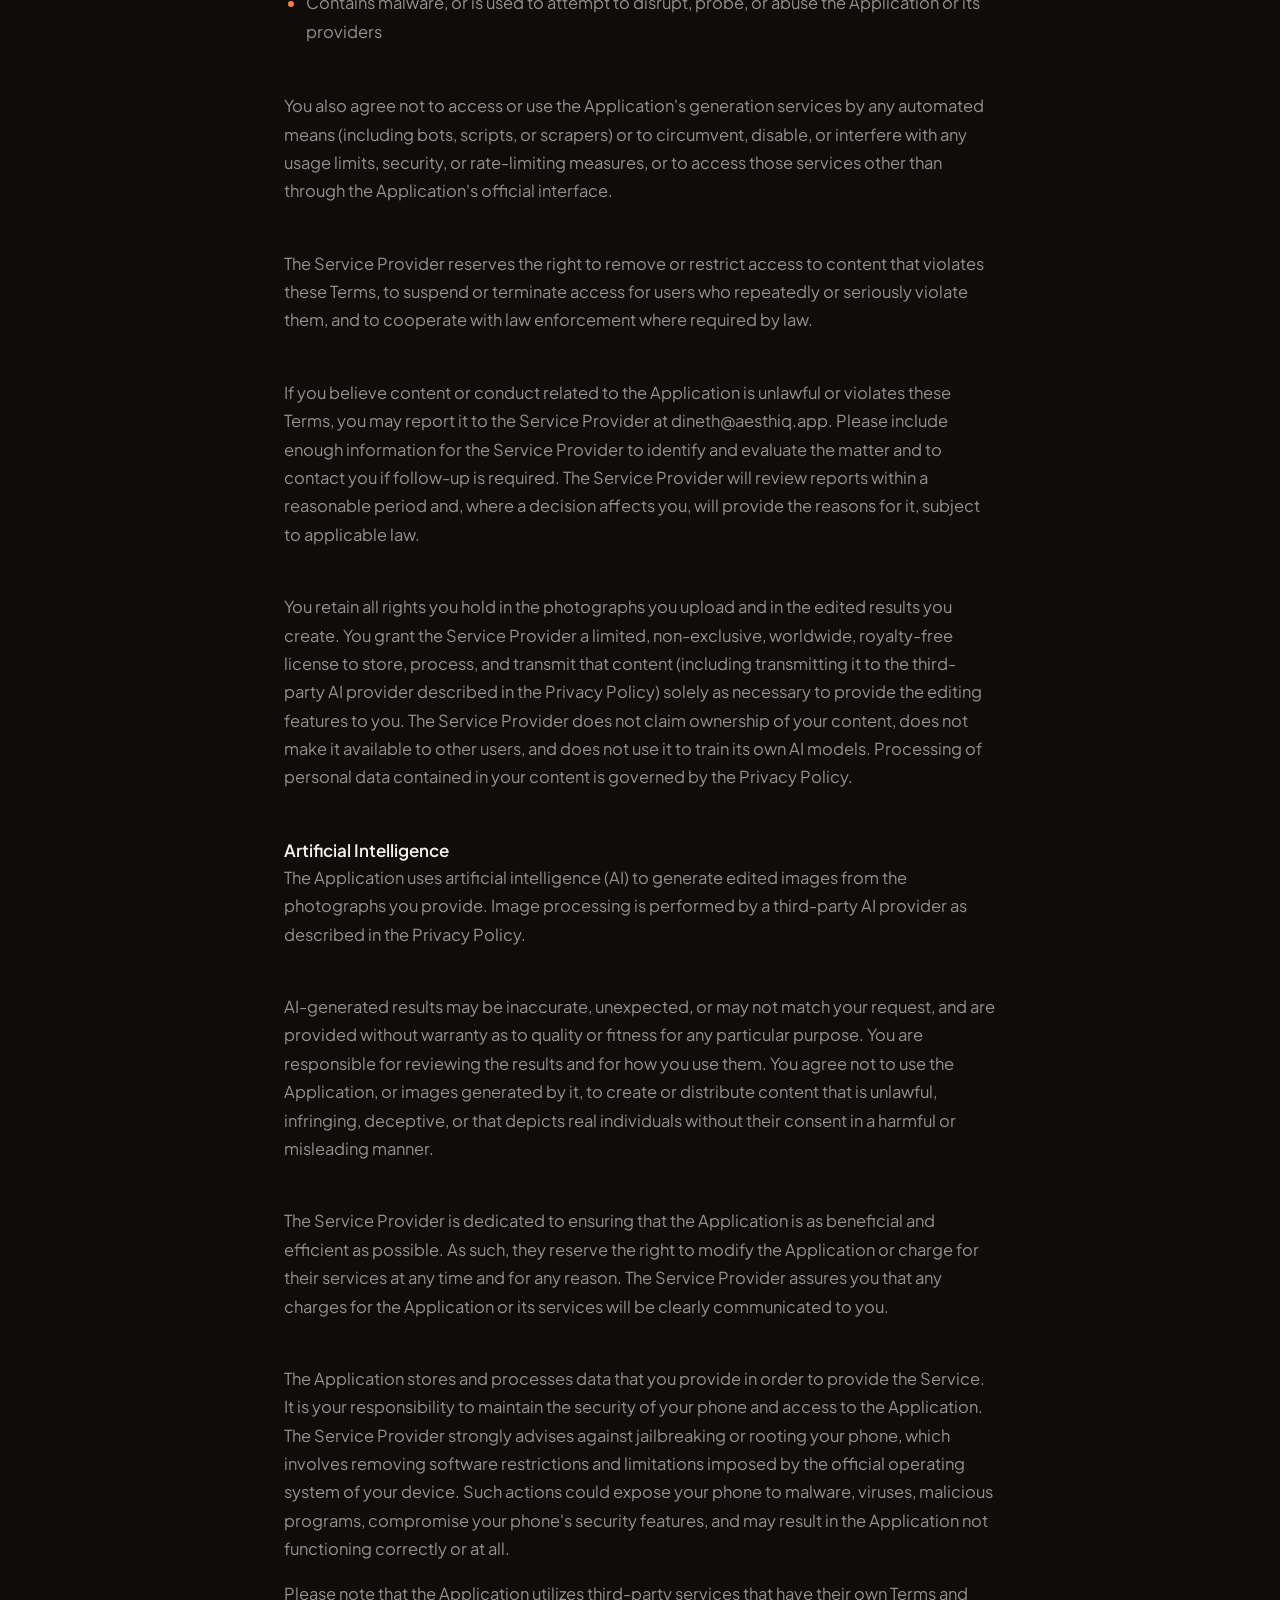
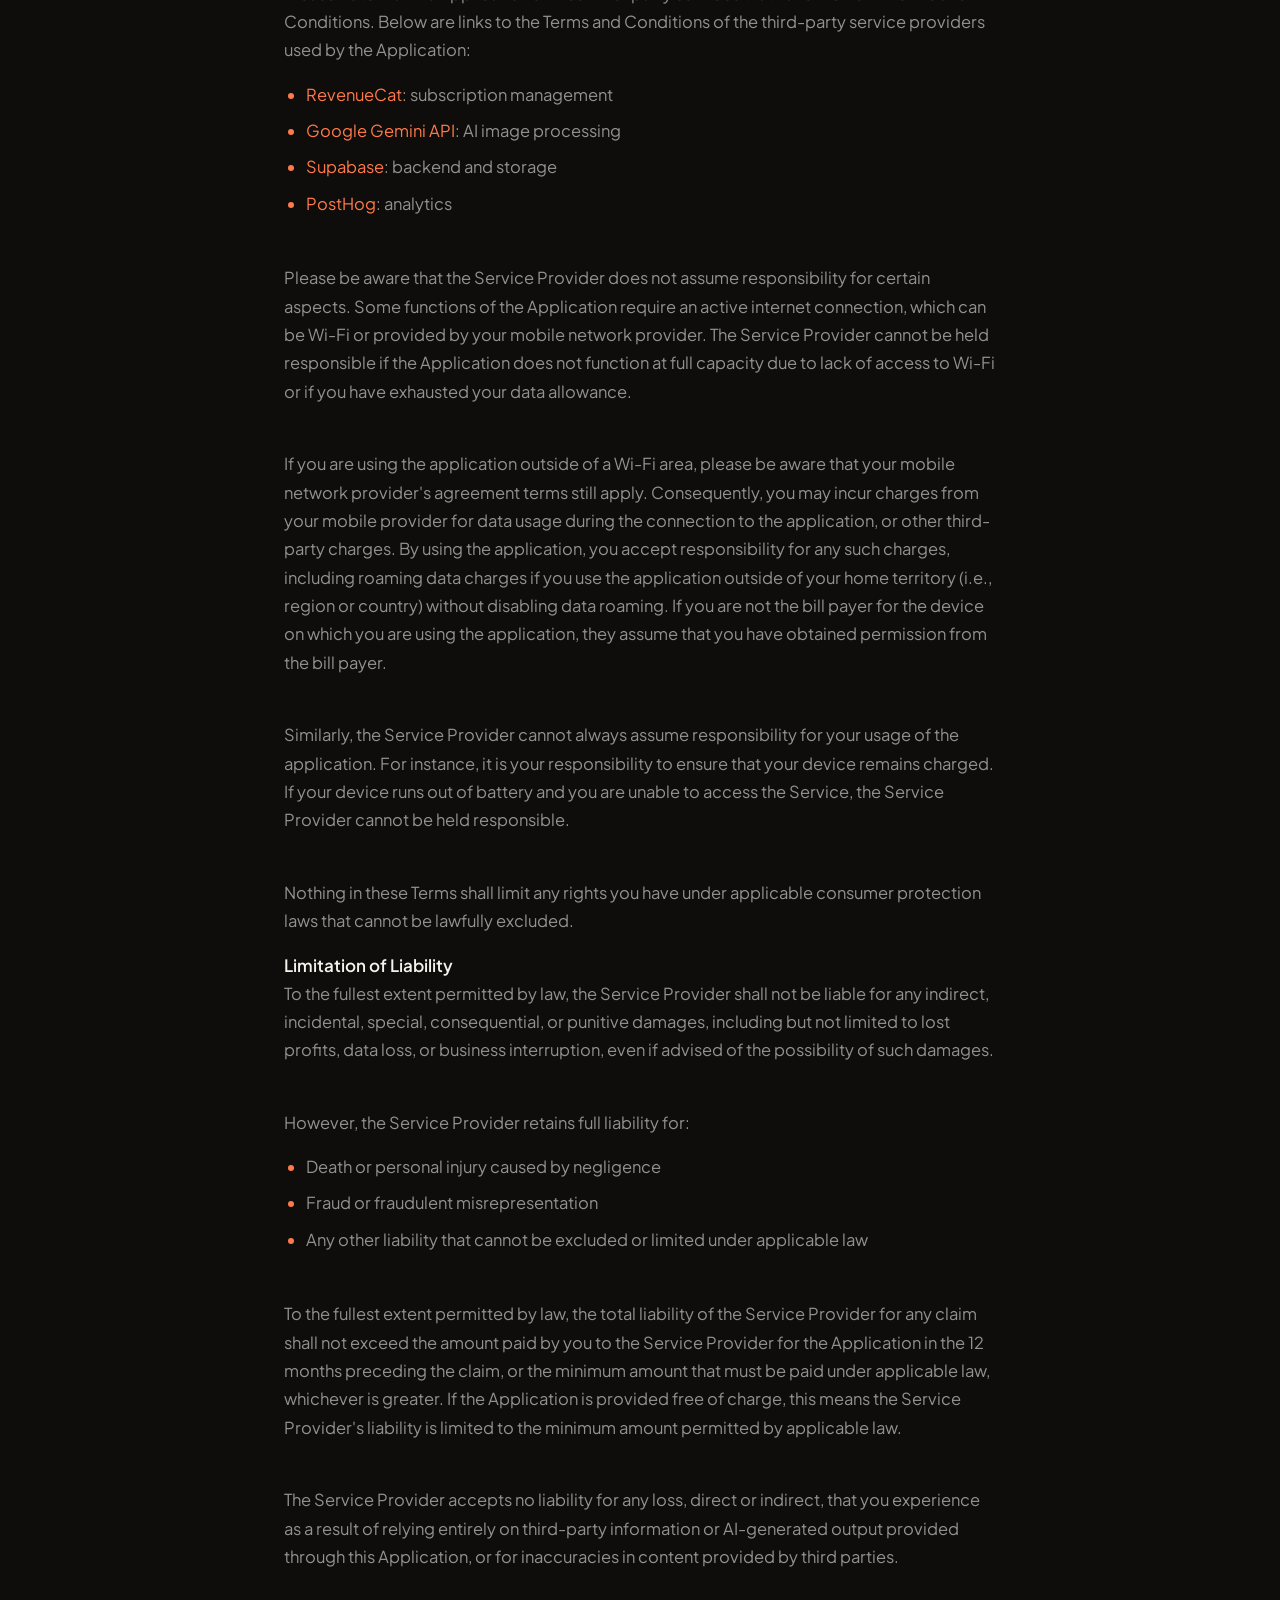
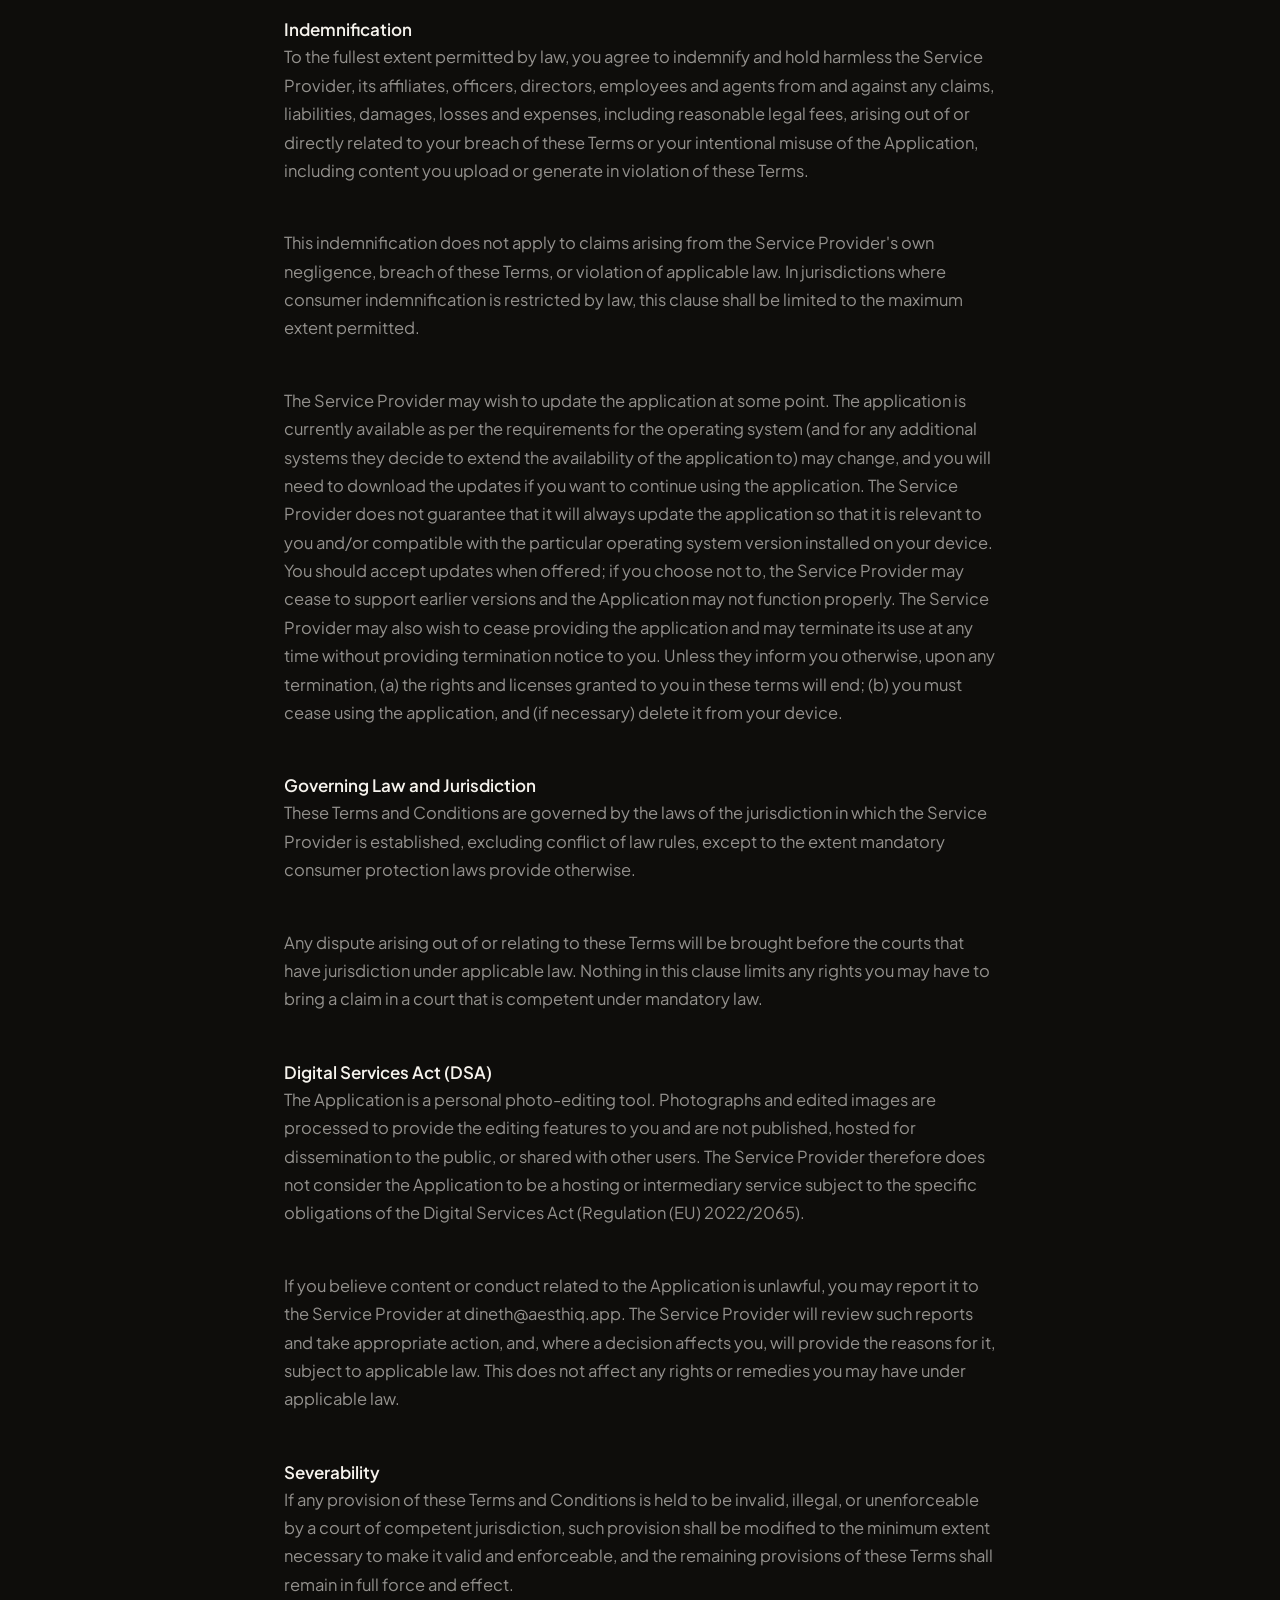
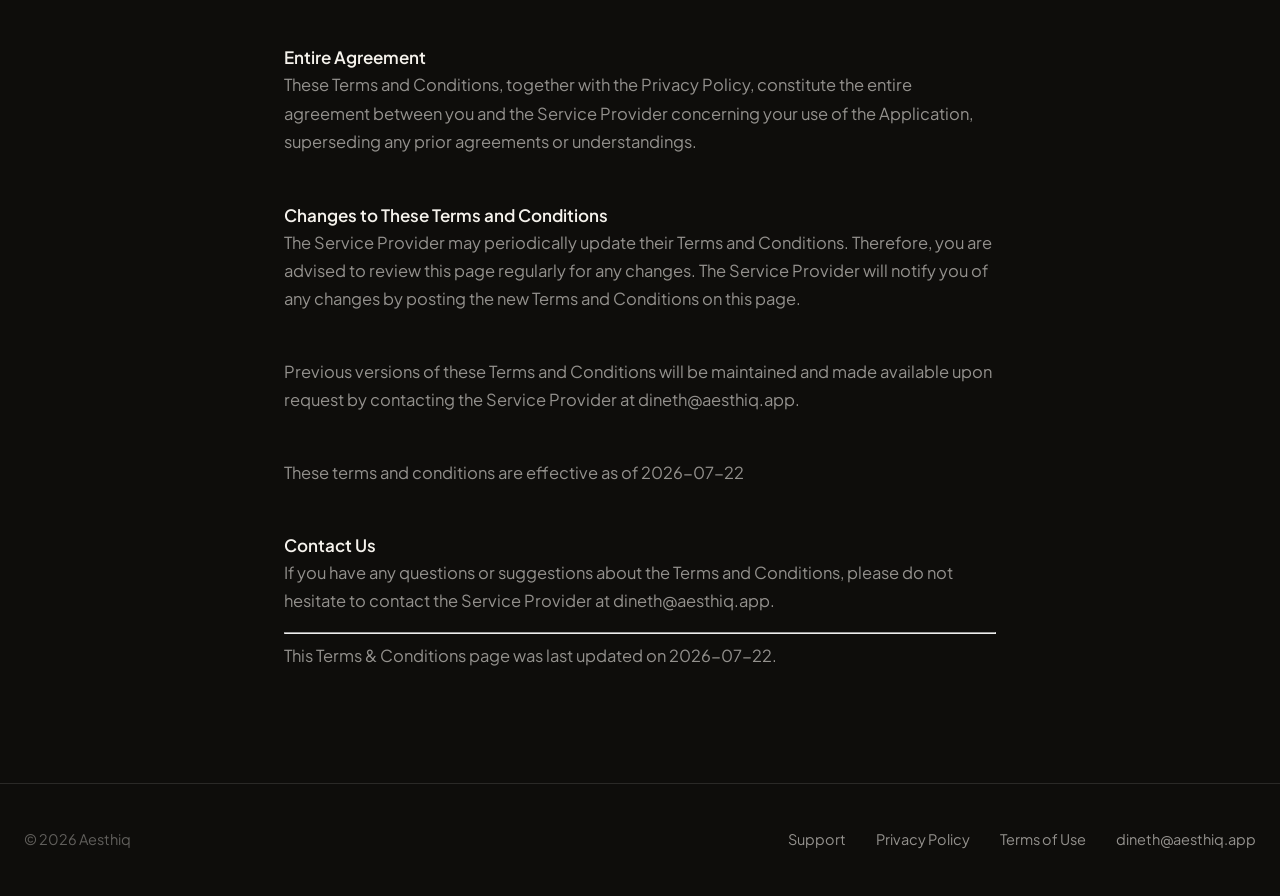
<file: terms.html>
<!DOCTYPE html>
<html lang="en">
<head>
<meta charset="utf-8">
<meta name="viewport" content="width=device-width, initial-scale=1">
<title>Terms &amp; Conditions | Aesthiq</title>
<meta name="description" content="Terms of use for the Aesthiq app.">
<link rel="canonical" href="https://aesthiq.app/terms">
<link rel="icon" href="img/icon-180.png">
<link rel="apple-touch-icon" href="img/icon-180.png">
<link rel="preconnect" href="https://fonts.googleapis.com">
<link rel="preconnect" href="https://fonts.gstatic.com" crossorigin>
<link href="https://fonts.googleapis.com/css2?family=Manrope:wght@500;700;800&family=Plus+Jakarta+Sans:wght@400;500;600&family=Instrument+Serif:ital@0;1&display=swap" rel="stylesheet">
<link rel="stylesheet" href="style.css">
<script src="analytics.js" defer></script>
</head>
<body>

<header>
  <div class="wrap nav">
    <a class="brand" href="/"><img src="img/wordmark.png" width="560" height="215" alt="Aesthiq"></a>
    <nav class="nav-links">
      <a href="/">Home</a>
      <a href="/support">Support</a>
      <a href="/privacy">Privacy</a>
      <a href="/terms">Terms</a>
    </nav>
  </div>
</header>

<main class="doc">
    <strong>Terms &amp; Conditions</strong><br><p>These terms and conditions apply to the Aesthiq app for mobile devices, together with any related services operated by Dineth Panagoda (collectively, the "Application"). Dineth Panagoda is hereby referred to as the "Service Provider".</p><br><p>By downloading or using the Application, you agree to these Terms and Conditions. You should read them carefully before using the Application.</p><br><div><strong>License to use the Application</strong><p>Subject to your compliance with these Terms, the Service Provider grants you a limited, non-exclusive, non-transferable, revocable license to install and use the Application on a mobile device for personal or internal business purposes. You may not reproduce, distribute, modify, create derivative works from, reverse engineer, decompile, or disassemble the Application, except as and only to the extent that such activity is expressly permitted by applicable law.</p></div><br><strong>Intellectual Property</strong><p>The Service Provider retains all intellectual property rights in the Application, including its code, design, trademarks, service marks, trade names, logos, and branding (the "IP"). Nothing in these Terms grants you any license or right to use the Service Provider's trademarks, logos, or branding for any purpose. You agree not to remove, alter, or obscure any copyright, trademark, or other proprietary notices displayed in or on the Application.</p><br><strong>Termination</strong><p>The Service Provider may suspend your access to the Application or services if you materially breach these Terms. The Service Provider will provide you with written notice of the breach and, where the breach is capable of cure, you will have 14 days from receipt of notice to remedy the breach. If you fail to cure the breach within that period, the Service Provider may terminate your access.</p><br><p>The Service Provider may suspend or terminate your access immediately without notice if you violate applicable law, infringe intellectual property rights, or engage in activity that could cause harm to other users or the Service Provider.</p><br><p>Upon termination, your right to use the Application will end and you must delete all copies from your devices.</p><br><p>By accessing and using this Application, you represent that you are legally permitted to use it in your jurisdiction. You must be at least 13 years of age (or the age of digital consent in your jurisdiction, if higher) to use the Application. If you are below that age, a parent or legal guardian must review and accept these Terms on your behalf.</p><div><br><p>Unauthorized copying, modification of the Application, any part of the Application, or the Service Provider's trademarks is strictly prohibited. Any attempts to extract the source code of the Application, translate the Application into other languages, or create derivative versions are not permitted. All trademarks, copyrights, database rights, and other intellectual property rights related to the Application remain the property of the Service Provider.</p></div><br><strong>Subscriptions and Payments</strong><p>The Application offers an auto-renewable subscription ("Aesthiq Pro") that unlocks features such as unlimited edits, exports without a watermark, and faster processing. The Application may also provide a limited number of free edits, which are offered at the Service Provider's discretion and may change or be withdrawn at any time.</p><ul><li>Purchases and subscriptions are processed by Apple through your App Store account. Payment is charged to your Apple ID upon confirmation of purchase.</li><li>Subscriptions renew automatically at the then-current price unless auto-renewal is turned off at least 24 hours before the end of the current period. Your account is charged for renewal within the 24 hours prior to the end of the current period.</li><li>If a free trial is offered, any unused portion of the trial is forfeited when you purchase a subscription, where applicable.</li><li>You can manage your subscription and turn off auto-renewal in your App Store account settings. Deleting the Application does not cancel your subscription.</li><li>Prices are displayed in the Application and may vary by region. The Service Provider may change subscription prices; changes apply to future billing periods after any notice required by the App Store.</li><li>Payments, cancellations, and refunds are handled by Apple in accordance with the App Store Terms of Service. The Service Provider generally cannot issue refunds directly.</li></ul><br><p><strong>Fair use of "unlimited" edits.</strong> "Unlimited" edits are provided for your personal, individual use and are subject to fair and reasonable use. To protect the service and keep it available and affordable for everyone, the Service Provider may apply reasonable technical limits to prevent abuse, including automated, scripted, or bulk generation, accessing the Application's services other than through the Application's official interface, reselling or redistributing the service or its output, or use that is fraudulent or materially exceeds normal personal use. Other than in cases of abuse, fraud, or illegality, the Service Provider will not restrict genuine personal use, and will act reasonably in applying any such limits.</p><br><strong>Your Content and Acceptable Use</strong><p>The Application lets you upload photographs and select style references so that the Application can generate edited images for you. Your photographs and edited results are private to you: they are not published, shared with other users, or made available to the public through the Application.</p><br><p>You are responsible for the content you upload. You agree not to use the Application to upload, process, or generate content that:</p><ul><li>Is illegal or infringes third-party intellectual property rights (copyright, trademark, patents)</li><li>You do not have the necessary rights or permission to use, including photographs of other people used without their consent</li><li>Depicts child sexual abuse material or the sexualization of minors</li><li>Is abusive, threatening, harassing, defamatory, or constitutes hate speech</li><li>Incites violence, discrimination, or illegal activity</li><li>Is designed to deceive or mislead, including impersonation or misleading synthetic media ("deepfakes") of real individuals</li><li>Contains malware, or is used to attempt to disrupt, probe, or abuse the Application or its providers</li></ul><br><p>You also agree not to access or use the Application's generation services by any automated means (including bots, scripts, or scrapers) or to circumvent, disable, or interfere with any usage limits, security, or rate-limiting measures, or to access those services other than through the Application's official interface.</p><br><p>The Service Provider reserves the right to remove or restrict access to content that violates these Terms, to suspend or terminate access for users who repeatedly or seriously violate them, and to cooperate with law enforcement where required by law.</p><br><p>If you believe content or conduct related to the Application is unlawful or violates these Terms, you may report it to the Service Provider at dineth@aesthiq.app. Please include enough information for the Service Provider to identify and evaluate the matter and to contact you if follow-up is required. The Service Provider will review reports within a reasonable period and, where a decision affects you, will provide the reasons for it, subject to applicable law.</p><br><p>You retain all rights you hold in the photographs you upload and in the edited results you create. You grant the Service Provider a limited, non-exclusive, worldwide, royalty-free license to store, process, and transmit that content (including transmitting it to the third-party AI provider described in the Privacy Policy) solely as necessary to provide the editing features to you. The Service Provider does not claim ownership of your content, does not make it available to other users, and does not use it to train its own AI models. Processing of personal data contained in your content is governed by the Privacy Policy.</p><br><strong>Artificial Intelligence</strong><p>The Application uses artificial intelligence (AI) to generate edited images from the photographs you provide. Image processing is performed by a third-party AI provider as described in the Privacy Policy.</p><br><p>AI-generated results may be inaccurate, unexpected, or may not match your request, and are provided without warranty as to quality or fitness for any particular purpose. You are responsible for reviewing the results and for how you use them. You agree not to use the Application, or images generated by it, to create or distribute content that is unlawful, infringing, deceptive, or that depicts real individuals without their consent in a harmful or misleading manner.</p><br><p>The Service Provider is dedicated to ensuring that the Application is as beneficial and efficient as possible. As such, they reserve the right to modify the Application or charge for their services at any time and for any reason. The Service Provider assures you that any charges for the Application or its services will be clearly communicated to you.</p><br><p>The Application stores and processes data that you provide in order to provide the Service. It is your responsibility to maintain the security of your phone and access to the Application. The Service Provider strongly advises against jailbreaking or rooting your phone, which involves removing software restrictions and limitations imposed by the official operating system of your device. Such actions could expose your phone to malware, viruses, malicious programs, compromise your phone's security features, and may result in the Application not functioning correctly or at all.</p><div><p>Please note that the Application utilizes third-party services that have their own Terms and Conditions. Below are links to the Terms and Conditions of the third-party service providers used by the Application:</p><ul><li><a href="https://www.revenuecat.com/terms" target="_blank" rel="noopener noreferrer">RevenueCat</a>: subscription management</li><li><a href="https://ai.google.dev/gemini-api/terms" target="_blank" rel="noopener noreferrer">Google Gemini API</a>: AI image processing</li><li><a href="https://supabase.com/terms" target="_blank" rel="noopener noreferrer">Supabase</a>: backend and storage</li><li><a href="https://posthog.com/terms" target="_blank" rel="noopener noreferrer">PostHog</a>: analytics</li></ul></div><br><div><p>Please be aware that the Service Provider does not assume responsibility for certain aspects. Some functions of the Application require an active internet connection, which can be Wi-Fi or provided by your mobile network provider. The Service Provider cannot be held responsible if the Application does not function at full capacity due to lack of access to Wi-Fi or if you have exhausted your data allowance.</p><br><p>If you are using the application outside of a Wi-Fi area, please be aware that your mobile network provider's agreement terms still apply. Consequently, you may incur charges from your mobile provider for data usage during the connection to the application, or other third-party charges. By using the application, you accept responsibility for any such charges, including roaming data charges if you use the application outside of your home territory (i.e., region or country) without disabling data roaming. If you are not the bill payer for the device on which you are using the application, they assume that you have obtained permission from the bill payer.</p></div><!----><br><p>Similarly, the Service Provider cannot always assume responsibility for your usage of the application. For instance, it is your responsibility to ensure that your device remains charged. If your device runs out of battery and you are unable to access the Service, the Service Provider cannot be held responsible.</p><br><p>Nothing in these Terms shall limit any rights you have under applicable consumer protection laws that cannot be lawfully excluded.</p><strong>Limitation of Liability</strong><p>To the fullest extent permitted by law, the Service Provider shall not be liable for any indirect, incidental, special, consequential, or punitive damages, including but not limited to lost profits, data loss, or business interruption, even if advised of the possibility of such damages.</p><br><p>However, the Service Provider retains full liability for:</p><ul><li>Death or personal injury caused by negligence</li><li>Fraud or fraudulent misrepresentation</li><li>Any other liability that cannot be excluded or limited under applicable law</li></ul><br><p>To the fullest extent permitted by law, the total liability of the Service Provider for any claim shall not exceed the amount paid by you to the Service Provider for the Application in the 12 months preceding the claim, or the minimum amount that must be paid under applicable law, whichever is greater. If the Application is provided free of charge, this means the Service Provider's liability is limited to the minimum amount permitted by applicable law.</p><br><p>The Service Provider accepts no liability for any loss, direct or indirect, that you experience as a result of relying entirely on third-party information or AI-generated output provided through this Application, or for inaccuracies in content provided by third parties.</p><br><strong>Indemnification</strong><p>To the fullest extent permitted by law, you agree to indemnify and hold harmless the Service Provider, its affiliates, officers, directors, employees and agents from and against any claims, liabilities, damages, losses and expenses, including reasonable legal fees, arising out of or directly related to your breach of these Terms or your intentional misuse of the Application, including content you upload or generate in violation of these Terms.</p><br><p>This indemnification does not apply to claims arising from the Service Provider's own negligence, breach of these Terms, or violation of applicable law. In jurisdictions where consumer indemnification is restricted by law, this clause shall be limited to the maximum extent permitted.</p><br><p>The Service Provider may wish to update the application at some point. The application is currently available as per the requirements for the operating system (and for any additional systems they decide to extend the availability of the application to) may change, and you will need to download the updates if you want to continue using the application. The Service Provider does not guarantee that it will always update the application so that it is relevant to you and/or compatible with the particular operating system version installed on your device. You should accept updates when offered; if you choose not to, the Service Provider may cease to support earlier versions and the Application may not function properly. The Service Provider may also wish to cease providing the application and may terminate its use at any time without providing termination notice to you. Unless they inform you otherwise, upon any termination, (a) the rights and licenses granted to you in these terms will end; (b) you must cease using the application, and (if necessary) delete it from your device.</p><br><strong>Governing Law and Jurisdiction</strong><br><p>These Terms and Conditions are governed by the laws of the jurisdiction in which the Service Provider is established, excluding conflict of law rules, except to the extent mandatory consumer protection laws provide otherwise.</p><br><p>Any dispute arising out of or relating to these Terms will be brought before the courts that have jurisdiction under applicable law. Nothing in this clause limits any rights you may have to bring a claim in a court that is competent under mandatory law.</p><br><strong>Digital Services Act (DSA)</strong><br><p>The Application is a personal photo-editing tool. Photographs and edited images are processed to provide the editing features to you and are not published, hosted for dissemination to the public, or shared with other users. The Service Provider therefore does not consider the Application to be a hosting or intermediary service subject to the specific obligations of the Digital Services Act (Regulation (EU) 2022/2065).</p><br><p>If you believe content or conduct related to the Application is unlawful, you may report it to the Service Provider at dineth@aesthiq.app. The Service Provider will review such reports and take appropriate action, and, where a decision affects you, will provide the reasons for it, subject to applicable law. This does not affect any rights or remedies you may have under applicable law.</p><br><strong>Severability</strong><p>If any provision of these Terms and Conditions is held to be invalid, illegal, or unenforceable by a court of competent jurisdiction, such provision shall be modified to the minimum extent necessary to make it valid and enforceable, and the remaining provisions of these Terms shall remain in full force and effect.</p><br><strong>Entire Agreement</strong><p>These Terms and Conditions, together with the Privacy Policy, constitute the entire agreement between you and the Service Provider concerning your use of the Application, superseding any prior agreements or understandings.</p><br><strong>Changes to These Terms and Conditions</strong><p>The Service Provider may periodically update their Terms and Conditions. Therefore, you are advised to review this page regularly for any changes. The Service Provider will notify you of any changes by posting the new Terms and Conditions on this page.</p><br><p>Previous versions of these Terms and Conditions will be maintained and made available upon request by contacting the Service Provider at dineth@aesthiq.app.</p><br><p>These terms and conditions are effective as of 2026-07-22</p><br><strong>Contact Us</strong><p>If you have any questions or suggestions about the Terms and Conditions, please do not hesitate to contact the Service Provider at dineth@aesthiq.app.</p><hr><p>This Terms &amp; Conditions page was last updated on 2026-07-22.</p>
</main>

<footer>
  <div class="wrap foot">
    <span>© 2026 Aesthiq</span>
    <span class="sep"></span>
    <a href="/support">Support</a>
    <a href="/privacy">Privacy Policy</a>
    <a href="/terms">Terms of Use</a>
    <a href="mailto:dineth@aesthiq.app">dineth@aesthiq.app</a>
  </div>
</footer>

</body>
</html>
</file>
<file: style.css>
:root{
  --ink:#0E0D0B; --ink-lift:#17130F; --ink-deep:#090807; --paper:#F5F2EC; --cream:#ECE7DC;
  --coral:#FF7A4A; --coral-ink:#1a0d06; --muted:rgba(245,242,236,.58); --faint:rgba(245,242,236,.36);
  --line:rgba(245,242,236,.12); --card:rgba(245,242,236,.05);
  --serif:"Instrument Serif",Georgia,serif;
  --head:"Manrope",system-ui,sans-serif;
  --body:"Plus Jakarta Sans",system-ui,sans-serif;
  --wrap:1440px;
  --ease:cubic-bezier(.22,1,.36,1);
  --z-grain:1; --z-header:50; --z-skip:60;
}
*{box-sizing:border-box}
html{scroll-behavior:smooth;scroll-padding-top:84px}
body{
  margin:0;background:var(--ink);color:var(--paper);
  font-family:var(--body);font-size:17px;line-height:1.65;
  -webkit-font-smoothing:antialiased;overflow-x:hidden;
}
img{max-width:100%;height:auto;display:block}
a{color:var(--coral);text-decoration:none}
a:hover{text-decoration:underline}
:focus-visible{outline:2px solid var(--coral);outline-offset:3px;border-radius:6px}
.wrap{max-width:var(--wrap);margin:0 auto;padding:0 24px}
section{padding:96px 0 104px;border-top:1px solid var(--line)}
h1,h2,h3{font-family:var(--head);font-weight:800;letter-spacing:-.025em;line-height:1.08;margin:0;text-wrap:balance}
h2{font-size:clamp(30px,4.6vw,46px)}
h2 em,h1 em{font-family:var(--serif);font-style:italic;font-weight:400;letter-spacing:-.01em;color:var(--coral)}
h3{font-size:19px;font-weight:700;letter-spacing:-.01em}
p{text-wrap:pretty}
.eyebrow{
  font-family:var(--head);font-size:12px;font-weight:700;letter-spacing:.18em;
  text-transform:uppercase;color:var(--coral);margin:0 0 14px
}
.lede{color:var(--muted);font-size:18px;max-width:58ch;margin:16px 0 0}

.skip{
  position:absolute;left:12px;top:-60px;z-index:var(--z-skip);padding:10px 16px;border-radius:10px;
  background:var(--coral);color:var(--coral-ink);font-family:var(--head);font-weight:700
}
.skip:focus{top:12px;text-decoration:none}

/* Film grain over the landing page — breaks up the flat dark fields. */
.landing::after{
  content:"";position:fixed;inset:-50%;z-index:var(--z-grain);pointer-events:none;opacity:.05;
  background-image:url("data:image/svg+xml,%3Csvg xmlns='http://www.w3.org/2000/svg' width='160' height='160'%3E%3Cfilter id='n'%3E%3CfeTurbulence type='fractalNoise' baseFrequency='.9' numOctaves='2' stitchTiles='stitch'/%3E%3C/filter%3E%3Crect width='100%25' height='100%25' filter='url(%23n)'/%3E%3C/svg%3E");
}

/* ---------- reveal on scroll (only when JS is running) ---------- */
.js [data-reveal]{opacity:0;transform:translateY(18px);transition:opacity .8s var(--ease),transform .8s var(--ease);transition-delay:var(--d,0s)}
.js [data-reveal].is-in{opacity:1;transform:none}

/* ---------- nav ---------- */
header{
  position:sticky;top:0;z-index:var(--z-header);background:rgba(14,13,11,.78);
  backdrop-filter:blur(14px) saturate(140%);-webkit-backdrop-filter:blur(14px) saturate(140%);
  border-bottom:1px solid var(--line)
}
.nav{display:flex;align-items:center;gap:14px;height:66px}
.brand{display:flex;align-items:center}
.brand:hover{text-decoration:none}
.brand img{height:26px;width:auto}
.nav-links{margin-left:auto;display:flex;gap:28px;font-size:15px;color:var(--muted)}
.nav-links a{color:inherit;transition:color .2s}
.nav-links a:hover{color:var(--paper);text-decoration:none}
.nav-cta{
  margin-left:22px;padding:9px 16px;border-radius:999px;background:var(--coral);color:var(--coral-ink);
  font-family:var(--head);font-size:14px;font-weight:700;transition:transform .2s var(--ease),background .2s
}
.nav-cta:hover{text-decoration:none;transform:translateY(-1px);background:#ff8a5f}
@media(max-width:720px){.nav-links{display:none}.nav-cta{margin-left:auto}}

/* ---------- buttons ---------- */
.cta-row{display:flex;flex-wrap:wrap;gap:12px;margin-top:34px}
.btn{
  display:inline-flex;align-items:center;justify-content:center;gap:10px;
  padding:15px 26px;border-radius:14px;font-family:var(--head);
  font-size:15px;font-weight:700;letter-spacing:-.01em;
  transition:transform .25s var(--ease),background .2s,border-color .2s,box-shadow .25s var(--ease)
}
.btn:hover{text-decoration:none;transform:translateY(-2px)}
.btn:active{transform:translateY(0) scale(.98)}
.btn-primary{background:var(--coral);color:var(--coral-ink);box-shadow:0 10px 30px -10px rgba(255,122,74,.55)}
.btn-primary:hover{background:#ff8a5f;box-shadow:0 16px 38px -12px rgba(255,122,74,.7)}
.btn-ghost{border:1px solid var(--line);color:var(--paper);background:var(--card)}
.btn-ghost:hover{border-color:rgba(245,242,236,.28)}

/* ---------- hero ---------- */
.hero{
  padding:88px 0 104px;border-top:none;position:relative;
  background:
    radial-gradient(900px 480px at 78% 8%,rgba(255,122,74,.16),transparent 70%),
    radial-gradient(700px 420px at 0% 100%,rgba(255,122,74,.06),transparent 70%);
}
.hero-grid{display:grid;grid-template-columns:1.08fr .92fr;gap:64px;align-items:center}
.hero h1{font-size:clamp(42px,6.2vw,72px);letter-spacing:-.035em}
.hero .lede{font-size:19px}
.hero-meta{margin:22px 0 0;color:var(--faint);font-size:14px;letter-spacing:.01em}
.badge{
  display:inline-flex;align-items:center;gap:9px;padding:7px 15px;margin-bottom:26px;
  border:1px solid var(--line);border-radius:100px;background:var(--card);
  font-size:13px;font-weight:500;color:var(--cream)
}
.dot{width:6px;height:6px;border-radius:50%;background:var(--coral);flex:none;box-shadow:0 0 0 0 rgba(255,122,74,.6);animation:pulse 2.4s infinite}
@keyframes pulse{70%{box-shadow:0 0 0 8px rgba(255,122,74,0)}100%{box-shadow:0 0 0 0 rgba(255,122,74,0)}}
.hero-copy [data-reveal]:nth-child(2){--d:.08s}
.hero-copy [data-reveal]:nth-child(3){--d:.16s}
.hero-copy [data-reveal]:nth-child(4){--d:.24s}
.hero-copy [data-reveal]:nth-child(5){--d:.32s}
@media(max-width:900px){
  .hero{padding:28px 0 64px}
  .hero-grid{grid-template-columns:1fr;gap:34px}
  /* The slider is the hook — on phones it leads instead of sitting below the fold. */
  .hero .compare{order:-1;max-width:340px}
  .cta-row .btn{flex:1 1 100%}
}

/* ---------- QR for desktop visitors ----------
   An iPhone app can't be installed from a computer, and most launch-day traffic
   arrives on one. Shown only where there's a mouse and room for it. */
.qr{display:none;align-items:center;gap:16px;margin-top:26px;padding:12px 18px 12px 12px;width:max-content;max-width:100%;
  border:1px solid var(--line);border-radius:18px;background:var(--card)}
.qr img{width:96px;height:96px;border-radius:10px;flex:none}
.qr p{margin:0}
.qr-title{font-family:var(--head);font-weight:700;font-size:15px;color:var(--paper)}
.qr-sub{font-size:13.5px;color:var(--faint);margin-top:3px!important}
@media (hover:hover) and (pointer:fine) and (min-width:901px){
  .qr{display:flex}
  .hero-meta{display:none}
}
.final-inner .qr{margin-top:32px;text-align:left}

/* ---------- before / after compare ---------- */
.compare{margin:0;justify-self:center;width:100%;max-width:440px;--d:.2s}
.compare-frame{
  /* Fixed shape so the look tabs below never move; photos fill it with cover,
     and each before/after pair shares dimensions, so the halves stay aligned. */
  --pos:22%;position:relative;aspect-ratio:4/5;border-radius:26px;overflow:hidden;
  background:var(--ink-lift);touch-action:pan-y;user-select:none;-webkit-user-select:none;cursor:ew-resize;
  box-shadow:0 40px 80px -30px rgba(0,0,0,.85),0 0 0 1px var(--line);
}
.compare-frame img{position:absolute;inset:0;width:100%;height:100%;object-fit:cover;pointer-events:none;transition:opacity .45s var(--ease)}
.compare-before{clip-path:inset(0 calc(100% - var(--pos)) 0 0)}
.compare-frame.is-swapping img{opacity:0}
.compare-line{
  position:absolute;top:0;bottom:0;left:var(--pos);width:2px;margin-left:-1px;
  background:rgba(255,255,255,.92);box-shadow:0 0 18px rgba(0,0,0,.35);pointer-events:none
}
.compare-handle{
  position:absolute;top:50%;left:var(--pos);width:48px;height:48px;margin:-24px 0 0 -24px;
  display:grid;place-items:center;border-radius:50%;color:var(--coral-ink);background:var(--paper);
  box-shadow:0 8px 24px rgba(0,0,0,.45);cursor:grab;transition:transform .2s var(--ease)
}
.compare-handle:hover{transform:scale(1.06)}
.compare-frame.is-dragging .compare-handle{cursor:grabbing;transform:scale(.94)}
.compare-tag{
  position:absolute;bottom:14px;padding:6px 11px;border-radius:999px;font-family:var(--head);
  font-size:12px;font-weight:700;color:#fff;background:rgba(14,13,11,.55);
  backdrop-filter:blur(8px);-webkit-backdrop-filter:blur(8px);pointer-events:none;transition:opacity .3s
}
.compare-tag-before{left:14px}
.compare-tag-after{right:14px}
.compare-tabs{display:flex;justify-content:center;gap:6px;margin-top:16px;padding:4px;border-radius:999px;background:var(--card);border:1px solid var(--line);width:max-content;margin-inline:auto}
.compare-tabs button{
  appearance:none;border:0;background:transparent;color:var(--muted);cursor:pointer;
  padding:8px 15px;border-radius:999px;font:600 13px var(--head);transition:background .25s var(--ease),color .2s
}
.compare-tabs button:hover{color:var(--paper)}
.compare-tabs button.is-active{background:rgba(245,242,236,.12);color:var(--paper)}

/* ---------- styles row ---------- */
.section-head{display:flex;align-items:flex-end;justify-content:space-between;gap:24px}
.style-row{
  display:grid;grid-auto-flow:column;grid-auto-columns:clamp(220px,24vw,290px);gap:16px;
  overflow-x:auto;scroll-snap-type:x mandatory;scrollbar-width:none;
  margin-top:44px;padding:4px max(24px,calc((100vw - var(--wrap))/2 + 24px)) 12px;
  scroll-padding-inline:max(24px,calc((100vw - var(--wrap))/2 + 24px));
  -webkit-mask-image:linear-gradient(90deg,transparent,#000 24px,#000 calc(100% - 24px),transparent);
          mask-image:linear-gradient(90deg,transparent,#000 24px,#000 calc(100% - 24px),transparent);
}
.style-row::-webkit-scrollbar{display:none}
.style-card{
  position:relative;scroll-snap-align:start;margin:0;border-radius:20px;overflow:hidden;
  aspect-ratio:4/5;background:var(--ink-lift);box-shadow:0 0 0 1px var(--line);
}
.style-card img{width:100%;height:100%;object-fit:cover;transition:transform .9s var(--ease)}
.style-card:hover img{transform:scale(1.045)}
.style-card::after{content:"";position:absolute;inset:auto 0 0;height:55%;background:linear-gradient(transparent,rgba(9,8,7,.86));pointer-events:none}
.style-info{position:absolute;left:18px;right:18px;bottom:16px;z-index:1}
.style-info h3{font-family:var(--serif);font-style:italic;font-weight:400;font-size:30px;letter-spacing:-.01em;line-height:1}
.style-info p{margin:6px 0 0;font-size:12.5px;line-height:1.5;color:rgba(245,242,236,.72);min-height:3em} /* two lines reserved so titles align */
.style-row .style-card:nth-child(2){--d:.06s}.style-row .style-card:nth-child(3){--d:.12s}
.style-row .style-card:nth-child(4){--d:.18s}.style-row .style-card:nth-child(5){--d:.24s}
/* Last card in the row: the looks not shown, blurred, leading to the App Store. */
.style-more{display:block;color:var(--paper);box-shadow:0 0 0 1px rgba(255,122,74,.35)}
.style-more:hover{text-decoration:none;box-shadow:0 0 0 1px rgba(255,122,74,.7)}
.style-more::after{height:100%;background:linear-gradient(180deg,rgba(9,8,7,.05) 0%,rgba(9,8,7,.25) 40%,rgba(9,8,7,.9) 100%)}
.more-grid{position:absolute;inset:-12px;display:grid;grid-template-columns:1fr 1fr;grid-template-rows:repeat(3,1fr);gap:4px;filter:blur(7px) saturate(1.2) brightness(1.1);transform:scale(1.06);transition:filter .6s var(--ease),transform .9s var(--ease)}
.more-grid img{width:100%;height:100%;object-fit:cover}
.style-more:hover .more-grid{filter:blur(6px) saturate(1.2);transform:scale(1.1)}
.style-more:hover img{transform:none}
.more-info{position:absolute;inset:auto 18px 18px;z-index:1;display:flex;flex-direction:column;align-items:flex-start}
.more-count{font-family:var(--serif);font-style:italic;font-size:34px;line-height:1}
.more-info p{margin:8px 0 16px;font-size:13px;color:rgba(245,242,236,.75);line-height:1.5}
.more-btn{display:inline-flex;gap:8px;align-items:center;padding:10px 15px;border-radius:12px;background:var(--coral);color:var(--coral-ink);font:700 13.5px var(--head);transition:transform .25s var(--ease)}
.style-more:hover .more-btn{transform:translateX(3px)}
.style-row .style-card:nth-child(6){--d:.3s}
/* Three looks and the teaser fit across a desktop, so no sideways scrolling there. */
@media(min-width:861px){
  .style-row{grid-auto-flow:row;grid-template-columns:repeat(4,1fr);overflow:visible;
    max-width:var(--wrap);margin-inline:auto;padding:4px 24px 12px;-webkit-mask-image:none;mask-image:none}
}
@media(max-width:720px){.style-row{grid-auto-columns:68vw}}

/* ---------- features (sticky phone) ---------- */
.feat-grid{display:grid;grid-template-columns:1fr 1fr;gap:64px;margin-top:24px}
.feat{min-height:72vh;display:flex;flex-direction:column;justify-content:center;max-width:620px;opacity:.32;transition:opacity .5s var(--ease)}
.feat.is-active{opacity:1}
.feat-n{font-family:var(--serif);font-style:italic;font-size:30px;color:var(--coral);line-height:1;margin-bottom:12px}
.feat h3{font-size:clamp(26px,3.2vw,34px);font-weight:800;letter-spacing:-.025em;line-height:1.12}
.feat p{color:var(--muted);margin:16px 0 0;font-size:17.5px}
.feat-inline{display:none}
.feat-stage{position:sticky;top:max(84px,calc(50vh - 46vh + 40px));height:max-content;align-self:start;display:flex;flex-direction:column;align-items:center}
/* Sized by viewport height so the whole phone fits on a short laptop screen. */
.phone{position:relative;aspect-ratio:640/1319;width:min(340px,calc((100vh - 190px) * 640 / 1319))}
.phone img{position:absolute;inset:0;width:100%;height:100%;opacity:0;transform:translateY(14px) scale(.985);
  transition:opacity .6s var(--ease),transform .6s var(--ease);filter:drop-shadow(0 30px 60px rgba(0,0,0,.7))}
.phone img.is-active{opacity:1;transform:none}
.feat-dots{list-style:none;display:flex;justify-content:center;gap:7px;margin:22px 0 0;padding:0}
.feat-dots li{width:6px;height:6px;border-radius:999px;background:var(--line);transition:width .4s var(--ease),background .3s}
.feat-dots li.is-active{width:22px;background:var(--coral)}
@media(max-width:860px){
  .feat-grid{grid-template-columns:1fr;gap:0}
  .feat-stage{display:none}
  .feat{min-height:0;opacity:1;max-width:none;margin-top:64px}
  .feat-inline{display:block;width:62%;max-width:250px;margin:0 auto 30px;filter:drop-shadow(0 22px 46px rgba(0,0,0,.6))}
}

/* ---------- centred sections (how it works, about) ---------- */
.how > .wrap > .eyebrow,.how > .wrap > h2,.about > .wrap > .eyebrow,.about > .wrap > h2{text-align:center}

/* ---------- steps ---------- */
.steps{list-style:none;display:grid;grid-template-columns:repeat(3,1fr);gap:20px;margin:48px 0 0;padding:0;position:relative}
.steps::before{
  content:"";position:absolute;top:34px;left:42px;right:calc((100% - 40px) / 3 - 42px);height:1px;
  background:linear-gradient(90deg,var(--coral),rgba(255,122,74,.15));transform-origin:left;
  transform:scaleX(var(--line-progress,1));transition:transform 1.4s var(--ease) .2s
}
.js .steps:not(.is-in)::before{--line-progress:0}
.step{position:relative;padding:0 8px}
.step-n{
  display:grid;place-items:center;width:68px;height:68px;border-radius:50%;margin-bottom:22px;
  font-family:var(--serif);font-style:italic;font-size:34px;color:var(--coral);
  background:var(--ink);border:1px solid rgba(255,122,74,.35);position:relative
}
.step p{color:var(--muted);font-size:16px;margin:9px 0 0;max-width:30ch}
.steps .step:nth-child(2){--d:.12s}.steps .step:nth-child(3){--d:.24s}
.note{
  display:flex;gap:13px;margin:52px auto 0;padding:19px 22px;max-width:760px;
  border:1px solid rgba(255,122,74,.22);border-radius:16px;background:rgba(255,122,74,.05);
  color:var(--cream);font-size:15.5px
}
/* Wide screens: each step stacks centred under its numeral, and the line runs
   between the first and last numeral centres. */
@media(min-width:821px){
  .step{display:flex;flex-direction:column;align-items:center;text-align:center}
  .step p{margin-inline:auto}
  .steps::before{left:calc((100% - 40px) / 6);right:calc((100% - 40px) / 6)}
}
@media(max-width:820px){
  .steps{grid-template-columns:1fr;gap:34px}
  .steps::before{top:34px;bottom:34px;left:34px;right:auto;width:1px;height:auto;transform-origin:top;transform:scaleY(var(--line-progress,1))}
  .step{display:grid;grid-template-columns:68px 1fr;column-gap:22px;padding:0}
  .step-n{grid-row:span 2;margin:0}
}

/* ---------- pricing ---------- */
.tiers{display:grid;grid-template-columns:repeat(3,1fr);gap:18px;margin-top:48px;align-items:stretch}
.tier{padding:32px;border:1px solid var(--line);border-radius:22px;background:var(--card);transition:transform .35s var(--ease),border-color .3s}
.tier:hover{transform:translateY(-4px);border-color:rgba(245,242,236,.22)}
.tier.hi{border-color:rgba(255,122,74,.45);background:linear-gradient(180deg,rgba(255,122,74,.11),rgba(255,122,74,.03));position:relative}
.tier.hi:hover{border-color:rgba(255,122,74,.7)}
.tiers .tier:nth-child(2){--d:.1s}.tiers .tier:nth-child(3){--d:.2s}
.tier-tag{
  position:absolute;top:-11px;left:32px;padding:4px 12px;border-radius:6px;
  background:var(--coral);color:var(--coral-ink);font-family:var(--head);
  font-size:10.5px;font-weight:800;letter-spacing:.1em;text-transform:uppercase
}
.tier h3{font-size:15px;font-weight:700;color:var(--cream);letter-spacing:.01em;min-height:2.6em}
.price{font-family:var(--head);font-size:40px;font-weight:800;letter-spacing:-.03em;margin:6px 0 4px;font-variant-numeric:tabular-nums}
.price span{font-size:15px;font-weight:600;color:var(--faint);letter-spacing:0}
.tier ul{list-style:none;padding:0;margin:21px 0 0;font-size:15.5px;color:var(--muted)}
.tier li{padding-left:23px;position:relative;margin-bottom:11px}
.tier li::before{content:"";position:absolute;left:0;top:9px;width:7px;height:7px;border-radius:50%;background:var(--coral);opacity:.85}
.fineprint{color:var(--faint);font-size:13.5px;margin-top:30px;max-width:74ch}
@media(max-width:820px){.tiers{grid-template-columns:1fr}.tier h3{min-height:0}}

/* ---------- founder ---------- */
.founder{display:flex;flex-direction:column;align-items:center;text-align:center;gap:28px;margin:44px auto 0;max-width:680px}
.avatar{
  width:168px;height:168px;border-radius:24px;object-fit:cover;
  border:1px solid var(--line);background:var(--card)
}
.founder p{color:var(--muted);margin:0 0 15px}
.founder .name{font-family:var(--head);font-size:22px;font-weight:800;color:var(--paper);margin:0 0 3px;letter-spacing:-.01em}
.founder .role{font-size:14px;color:var(--coral);margin:0 0 19px;letter-spacing:.02em}
.founder-links{display:flex;flex-wrap:wrap;justify-content:center;gap:10px;align-items:center;font-family:var(--head);font-weight:700;font-size:17px}
.founder-links span{color:var(--faint)}
.founder-note{font-size:14.5px;color:var(--faint)!important}
@media(max-width:700px){
  .founder{gap:22px}
  .avatar{width:124px;height:124px}
}

/* ---------- final call to action ---------- */
.final-cta{
  text-align:center;padding:120px 0 128px;
  background:radial-gradient(700px 380px at 50% 110%,rgba(255,122,74,.2),transparent 70%)
}
.final-inner{display:flex;flex-direction:column;align-items:center}
.final-icon{width:84px;height:84px;border-radius:20px;margin-bottom:28px;box-shadow:0 20px 50px -18px rgba(255,122,74,.6)}
.final-cta h2{font-size:clamp(36px,5.6vw,60px)}
.final-cta .lede{margin:16px auto 32px}

/* ---------- footer ---------- */
footer{border-top:1px solid var(--line);padding:44px 0;color:var(--faint);font-size:14.5px}
.foot{display:flex;flex-wrap:wrap;gap:16px 30px;align-items:center}
.foot .sep{margin-left:auto}
.foot a{color:var(--muted)}
.foot a:hover{color:var(--paper);text-decoration:none}
@media(max-width:640px){.foot .sep{margin-left:0;width:100%}}

/* ---------- reduced motion ---------- */
@media (prefers-reduced-motion: reduce){
  html{scroll-behavior:auto}
  *,*::before,*::after{animation:none!important;transition-duration:.01ms!important}
  .js [data-reveal]{opacity:1;transform:none}
}

/* ---------- document pages (privacy, terms, support) ---------- */
.doc{max-width:760px;margin:0 auto;padding:72px 24px 96px}
.doc-title{
  font-family:var(--head);font-weight:800;letter-spacing:-.02em;
  font-size:clamp(30px,4.6vw,42px);line-height:1.12;margin:0 0 8px
}
.doc-meta{color:var(--faint);font-size:14.5px;margin:0 0 40px}
.doc h1{font-family:var(--head);font-size:clamp(30px,4.6vw,42px);font-weight:800;letter-spacing:-.02em;margin:0 0 8px}
.doc h2{
  font-family:var(--head);font-size:20px;font-weight:700;letter-spacing:-.01em;
  margin:44px 0 12px;padding-bottom:10px;border-bottom:1px solid var(--line)
}
.doc h3{font-family:var(--head);font-size:16.5px;font-weight:700;margin:28px 0 8px}
.doc p,.doc li{color:var(--muted);font-size:16.5px;line-height:1.72}
.doc p{margin:0 0 16px}
.doc ul,.doc ol{padding-left:22px;margin:0 0 18px}
.doc li{margin-bottom:8px}
.doc li::marker{color:var(--coral)}
.doc a{color:var(--coral);word-break:break-word}
.doc strong{color:var(--paper);font-weight:600}
/* the generated legal pages open with a bare <strong> as their title */
.doc > strong:first-child{
  display:block;font-family:var(--head);font-weight:800;color:var(--paper);
  font-size:clamp(30px,4.6vw,42px);letter-spacing:-.02em;line-height:1.12;margin:0 0 28px
}
.doc .lede{color:var(--cream);font-size:18px;max-width:none;margin:0 0 32px}
.doc .contact{
  border:1px solid var(--line);border-radius:15px;background:var(--card);
  padding:22px 24px;margin:0 0 28px
}
.doc .contact p{margin:0 0 6px}
.doc .contact p:last-child{margin:0}
.doc .contact .email{font-family:var(--head);font-size:19px;font-weight:700}
.doc .contact .email a{color:var(--coral)}
.doc .muted{color:var(--faint);font-size:14.5px}
.doc footer{
  margin-top:56px;padding-top:22px;border-top:1px solid var(--line);
  color:var(--faint);font-size:14.5px
}
.doc footer a{margin-right:20px;color:var(--muted)}
.doc footer a:hover{color:var(--paper);text-decoration:none}
</file>
